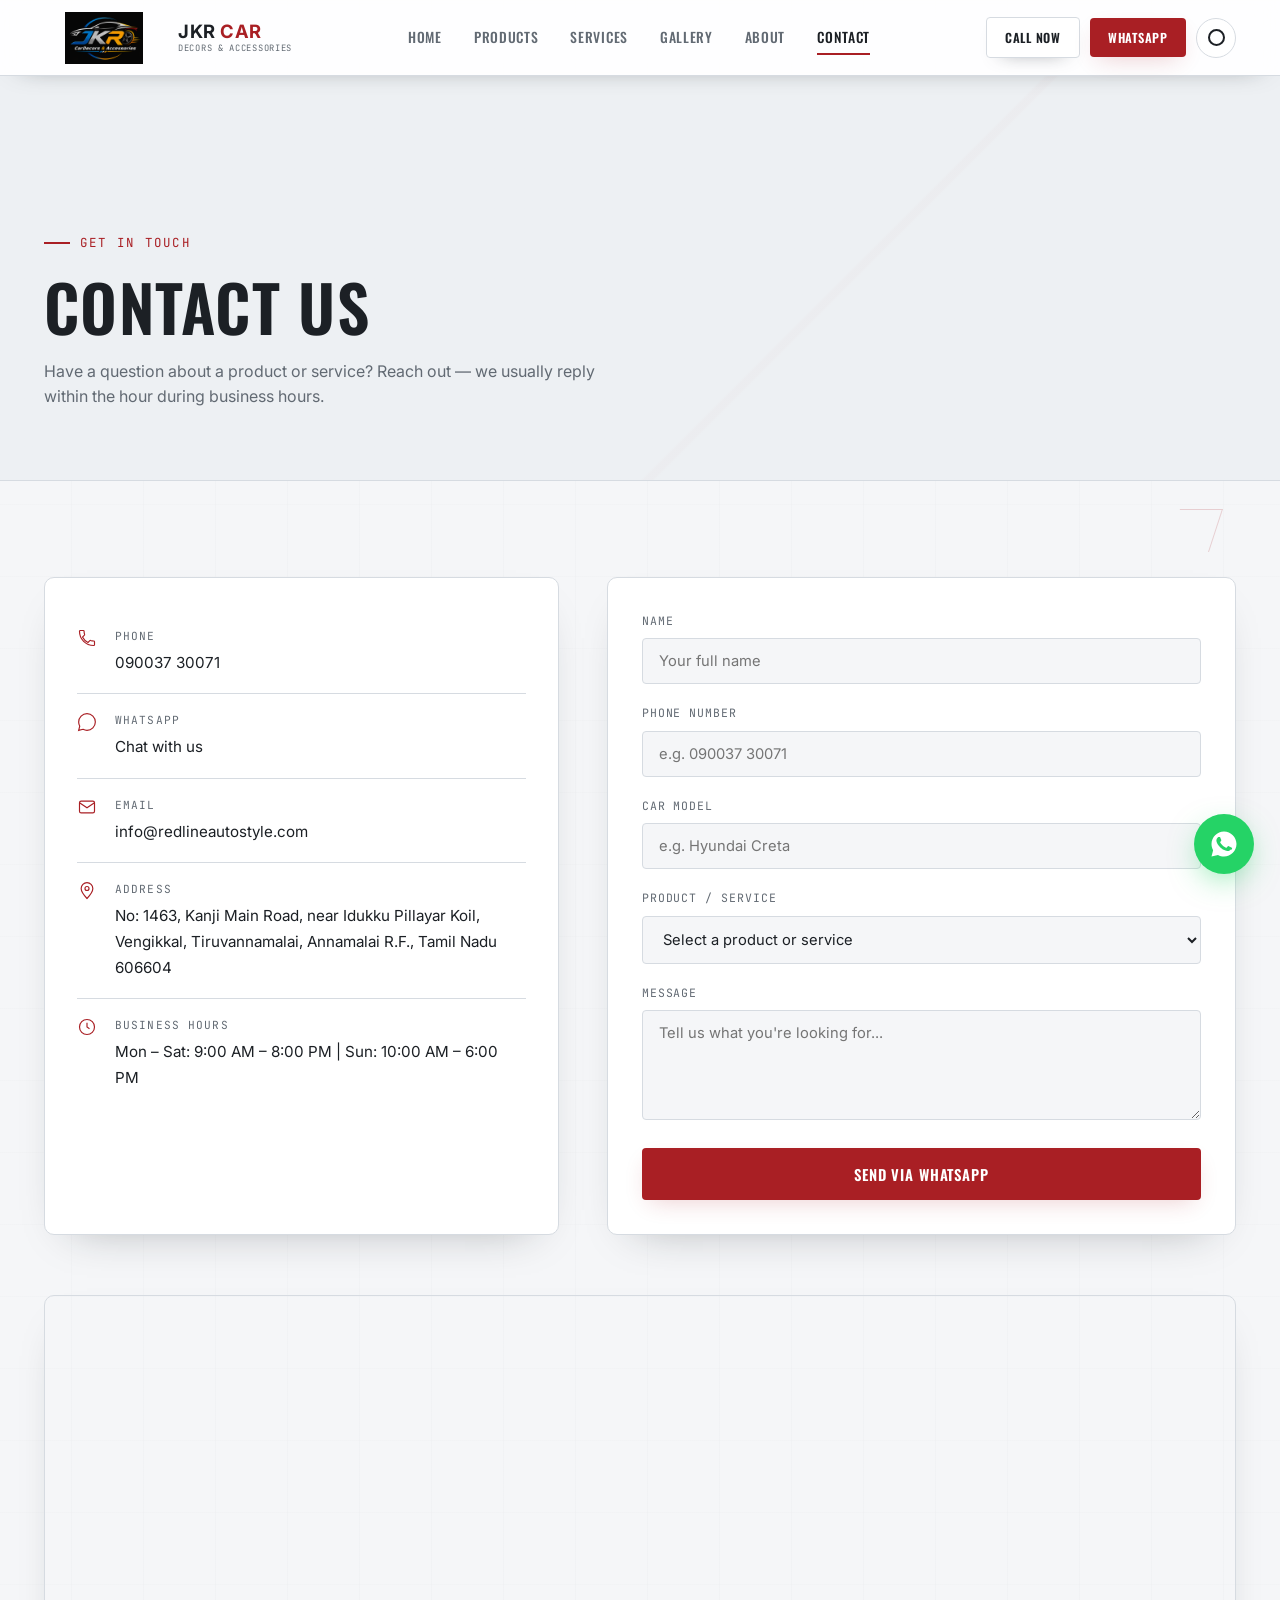
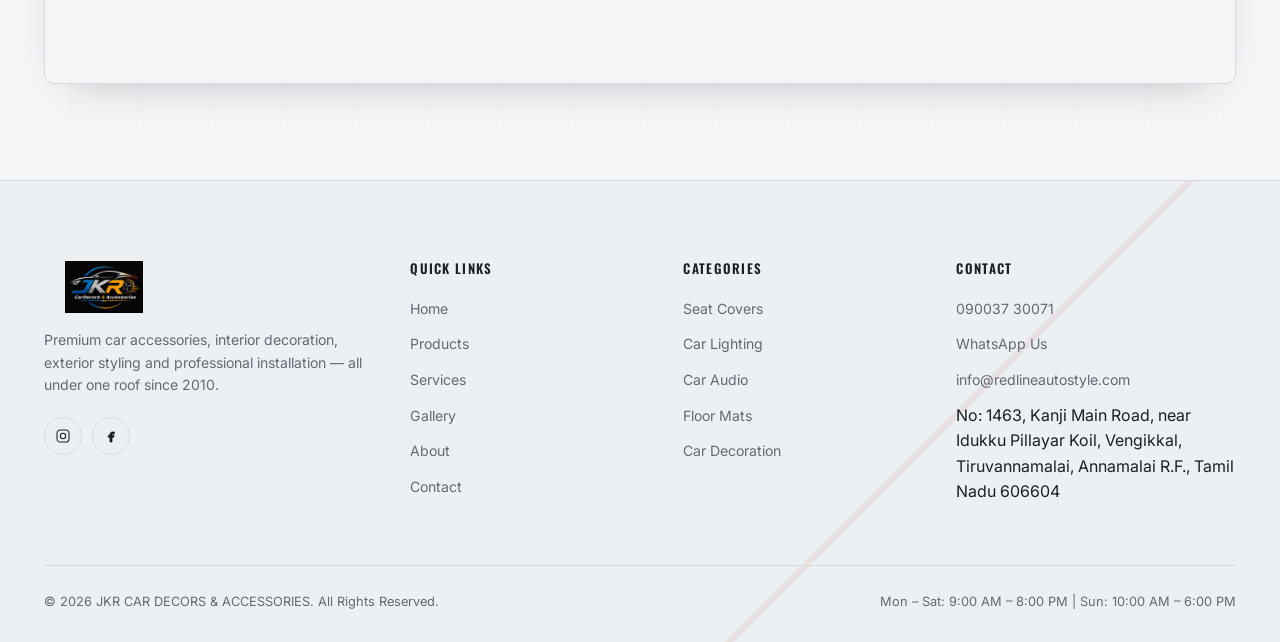
<file: contact.html>
<!DOCTYPE html>
<html lang="en">
<head>
<meta charset="UTF-8">
<meta name="viewport" content="width=device-width, initial-scale=1.0">
<title>Contact Us | JKR Car Decors &amp; Accessories</title>
<link rel="icon" type="image/png" href="assets/jkr2.png">
<meta name="description" content="Get in touch with JKR Car Decors &amp; Accessories — call, WhatsApp or visit us for car accessories, decoration and installation.">
<meta name="keywords" content="contact car accessories shop, car shop phone number, car shop address">
<link rel="preconnect" href="https://fonts.googleapis.com">
<link href="https://fonts.googleapis.com/css2?family=Oswald:wght@500;600;700&family=Inter:wght@400;500;600&family=JetBrains+Mono:wght@400;500&display=swap" rel="stylesheet">
<link rel="stylesheet" href="css/style.css">
</head>
<body>

<header class="navbar">
  <div class="container">
          <img src="assests/jkr2.png" alt="JKR Car Decors & Accessories" class="logo-image">
    <a href="index.html" class="logo"><span class="mark">JKR <span>CAR</span></span><span class="sub">Decors &amp; Accessories</span></a>
    <nav class="nav-links" data-nav-links>
      <a href="index.html">Home</a>
      <a href="products.html">Products</a>
      <a href="services.html">Services</a>
      <a href="gallery.html">Gallery</a>
      <a href="about.html">About</a>
      <a href="contact.html" class="active">Contact</a>
    </nav>
    <div class="nav-actions">
      <a href="#" class="btn btn-outline btn-sm" data-tel-link>Call Now</a>
      <a href="#" class="btn btn-primary btn-sm" data-whatsapp-link="Hi, I'd like to get in touch.">WhatsApp</a>
      <button class="theme-toggle" type="button" data-theme-toggle aria-label="Switch to dark theme" title="Switch theme"><span class="theme-icon" aria-hidden="true"></span></button>
      <button class="hamburger" data-hamburger aria-label="Toggle menu"><span></span><span></span><span></span></button>
    </div>
  </div>
</header>

<section class="page-hero">
  <div class="container">
    <span class="eyebrow">Get In Touch</span>
    <h1>Contact Us</h1>
    <p>Have a question about a product or service? Reach out — we usually reply within the hour during business hours.</p>
  </div>
</section>

<section class="section">
  <div class="container contact-grid">

    <div class="contact-info-card">
      <div class="contact-info-row">
        <span class="icon"><svg width="20" height="20" viewBox="0 0 24 24" fill="none"><path d="M6.6 10.8c1.4 2.8 3.8 5.1 6.6 6.6l2.2-2.2c.3-.3.7-.4 1-.2 1.1.4 2.3.6 3.6.6.6 0 1 .4 1 1V20c0 .6-.4 1-1 1C10.5 21 3 13.5 3 4c0-.6.4-1 1-1h3.5c.6 0 1 .4 1 1 0 1.2.2 2.5.6 3.6.1.4 0 .8-.2 1L6.6 10.8z" stroke="currentColor" stroke-width="1.4" fill="none"/></svg></span>
        <div>
          <div class="label">Phone</div>
          <a class="value" href="#" data-tel-link data-business="phone"></a>
        </div>
      </div>
      <div class="contact-info-row">
        <span class="icon"><svg width="20" height="20" viewBox="0 0 24 24" fill="none"><path d="M12 2C6.5 2 2 6.5 2 12c0 1.8.5 3.5 1.3 5L2 22l5.2-1.3C8.7 21.5 10.3 22 12 22c5.5 0 10-4.5 10-10S17.5 2 12 2z" stroke="currentColor" stroke-width="1.4"/></svg></span>
        <div>
          <div class="label">WhatsApp</div>
          <a class="value" href="#" data-whatsapp-link>Chat with us</a>
        </div>
      </div>
      <div class="contact-info-row">
        <span class="icon"><svg width="20" height="20" viewBox="0 0 24 24" fill="none"><rect x="3" y="5" width="18" height="14" rx="2" stroke="currentColor" stroke-width="1.4"/><path d="M3 7l9 6 9-6" stroke="currentColor" stroke-width="1.4"/></svg></span>
        <div>
          <div class="label">Email</div>
          <a class="value" href="mailto:#" data-business="email"></a>
        </div>
      </div>
      <div class="contact-info-row">
        <span class="icon"><svg width="20" height="20" viewBox="0 0 24 24" fill="none"><path d="M12 21s-7-7.5-7-12a7 7 0 0114 0c0 4.5-7 12-7 12z" stroke="currentColor" stroke-width="1.4"/><circle cx="12" cy="9" r="2.4" stroke="currentColor" stroke-width="1.4"/></svg></span>
        <div>
          <div class="label">Address</div>
          <span class="value" data-business="address"></span>
        </div>
      </div>
      <div class="contact-info-row">
        <span class="icon"><svg width="20" height="20" viewBox="0 0 24 24" fill="none"><circle cx="12" cy="12" r="9" stroke="currentColor" stroke-width="1.4"/><path d="M12 7v5l3 2" stroke="currentColor" stroke-width="1.4"/></svg></span>
        <div>
          <div class="label">Business Hours</div>
          <span class="value" data-business="hours"></span>
        </div>
      </div>
    </div>

    <form class="contact-form" id="contact-form" novalidate>
      <div class="form-row">
        <label for="cf-name">Name</label>
        <input type="text" id="cf-name" name="name" placeholder="Your full name" required>
        <span class="form-error">Please enter your name.</span>
      </div>
      <div class="form-row">
        <label for="cf-phone">Phone Number</label>
        <input type="tel" id="cf-phone" name="phone" placeholder="e.g. 090037 30071" required>
        <span class="form-error">Please enter a valid phone number.</span>
      </div>
      <div class="form-row">
        <label for="cf-car">Car Model</label>
        <input type="text" id="cf-car" name="carModel" placeholder="e.g. Hyundai Creta" required>
        <span class="form-error">Please enter your car model.</span>
      </div>
      <div class="form-row">
        <label for="cf-subject">Product / Service</label>
        <select id="cf-subject" name="subject" required>
          <option value="">Select a product or service</option>
          <option>Seat Covers</option>
          <option>Floor Mats</option>
          <option>LED Lighting</option>
          <option>Car Audio / Android Stereo</option>
          <option>Reverse Camera / Parking Sensor</option>
          <option>Interior Decoration</option>
          <option>Exterior Styling</option>
          <option>Car Detailing</option>
          <option>Other</option>
        </select>
        <span class="form-error">Please select a product or service.</span>
      </div>
      <div class="form-row">
        <label for="cf-message">Message</label>
        <textarea id="cf-message" name="message" placeholder="Tell us what you're looking for..." required></textarea>
        <span class="form-error">Please add a short message.</span>
      </div>
      <button type="submit" class="btn btn-primary btn-block">Send via WhatsApp</button>
      <div class="form-success" id="cf-success">Thanks! Your message has been prepared — send it from the WhatsApp tab that just opened.</div>
    </form>

  </div>

  <div class="container">
    <div class="map-wrap">
      <iframe data-maps-iframe src="" loading="lazy" referrerpolicy="no-referrer-when-downgrade" title="Shop location map"></iframe>
    </div>
  </div>
</section>

<footer class="footer">
  <div class="container">
    <div class="footer-grid">
      <div>
<img src="assests/jkr2.png" alt="JKR Car Decors & Accessories" class="logo-image">
    <a href="index.html" class="logo"><span class="mark">JKR <span>CAR</span></span><span class="sub">Decors &amp; Accessories</span></a>        <p style="margin-top:16px;">Premium car accessories, interior decoration, exterior styling and professional installation — all under one roof since 2010.</p>
        <div class="footer-socials">
          <a href="https://www.instagram.com/jkrcardecors/" data-instagram-link target="_blank" rel="noopener" aria-label="Instagram"><svg width="16" height="16" viewBox="0 0 24 24" fill="none"><rect x="3" y="3" width="18" height="18" rx="5" stroke="currentColor" stroke-width="1.6"/><circle cx="12" cy="12" r="4" stroke="currentColor" stroke-width="1.6"/></svg></a>
          <a href="#" data-facebook-link target="_blank" rel="noopener" aria-label="Facebook"><svg width="16" height="16" viewBox="0 0 24 24" fill="none"><path d="M14 9h3V6h-3c-2 0-3.5 1.5-3.5 3.5V11H8v3h2.5v7h3v-7H16l.5-3h-3V9.5c0-.3.2-.5.5-.5z" stroke="currentColor" stroke-width="1.2" fill="currentColor"/></svg></a>
        </div>
      </div>
      <div>
        <h4>Quick Links</h4>
        <ul>
          <li><a href="index.html">Home</a></li>
          <li><a href="products.html">Products</a></li>
          <li><a href="services.html">Services</a></li>
          <li><a href="gallery.html">Gallery</a></li>
          <li><a href="about.html">About</a></li>
          <li><a href="contact.html">Contact</a></li>
        </ul>
      </div>
      <div>
        <h4>Categories</h4>
        <ul>
          <li><a href="products.html">Seat Covers</a></li>
          <li><a href="products.html">Car Lighting</a></li>
          <li><a href="products.html">Car Audio</a></li>
          <li><a href="products.html">Floor Mats</a></li>
          <li><a href="products.html">Car Decoration</a></li>
        </ul>
      </div>
      <div>
        <h4>Contact</h4>
        <ul>
          <li><a href="#" data-tel-link data-business="phone"></a></li>
          <li><a href="#" data-whatsapp-link>WhatsApp Us</a></li>
          <li><a href="mailto:#" data-business="email"></a></li>
          <li><span data-business="address"></span></li>
        </ul>
      </div>
    </div>
    <div class="footer-bottom">
      <span>&copy; 2026 <span data-business="shopName"></span>. All Rights Reserved.</span>
      <span data-business="hours"></span>
    </div>
  </div>
</footer>

<a href="#" class="float-whatsapp" aria-label="Chat on WhatsApp">
  <svg viewBox="0 0 24 24"><path d="M12 2C6.5 2 2 6.5 2 12c0 1.8.5 3.5 1.3 5L2 22l5.2-1.3C8.7 21.5 10.3 22 12 22c5.5 0 10-4.5 10-10S17.5 2 12 2zm5.6 14.2c-.2.6-1.3 1.2-1.9 1.3-.5.1-1.1.1-1.8-.1-.4-.1-1-.3-1.7-.6-3-1.3-4.9-4.3-5.1-4.5-.1-.2-1.2-1.6-1.2-3.1s.8-2.2 1.1-2.5c.3-.3.6-.4.8-.4h.6c.2 0 .4 0 .6.5.2.5.7 1.8.8 1.9.1.2.1.3 0 .5-.1.2-.1.3-.3.5l-.4.5c-.1.2-.3.3-.1.6.2.3.9 1.5 1.9 2.4 1.3 1.2 2.4 1.5 2.7 1.7.3.2.5.1.6-.1l.9-1c.2-.3.4-.2.7-.1.3.1 1.7.8 2 1 .3.1.5.2.6.3.1.2.1.9-.1 1.5z" fill="white"/></svg>
</a>
<a href="#" class="float-call" aria-label="Call us">
  <svg viewBox="0 0 24 24"><path d="M6.6 10.8c1.4 2.8 3.8 5.1 6.6 6.6l2.2-2.2c.3-.3.7-.4 1-.2 1.1.4 2.3.6 3.6.6.6 0 1 .4 1 1V20c0 .6-.4 1-1 1C10.5 21 3 13.5 3 4c0-.6.4-1 1-1h3.5c.6 0 1 .4 1 1 0 1.2.2 2.5.6 3.6.1.4 0 .8-.2 1L6.6 10.8z" fill="white"/></svg>
</a>

<script src="js/config.js"></script>
<script src="js/products.js"></script>
<script src="js/main.js"></script>
</body>
</html>
</file>
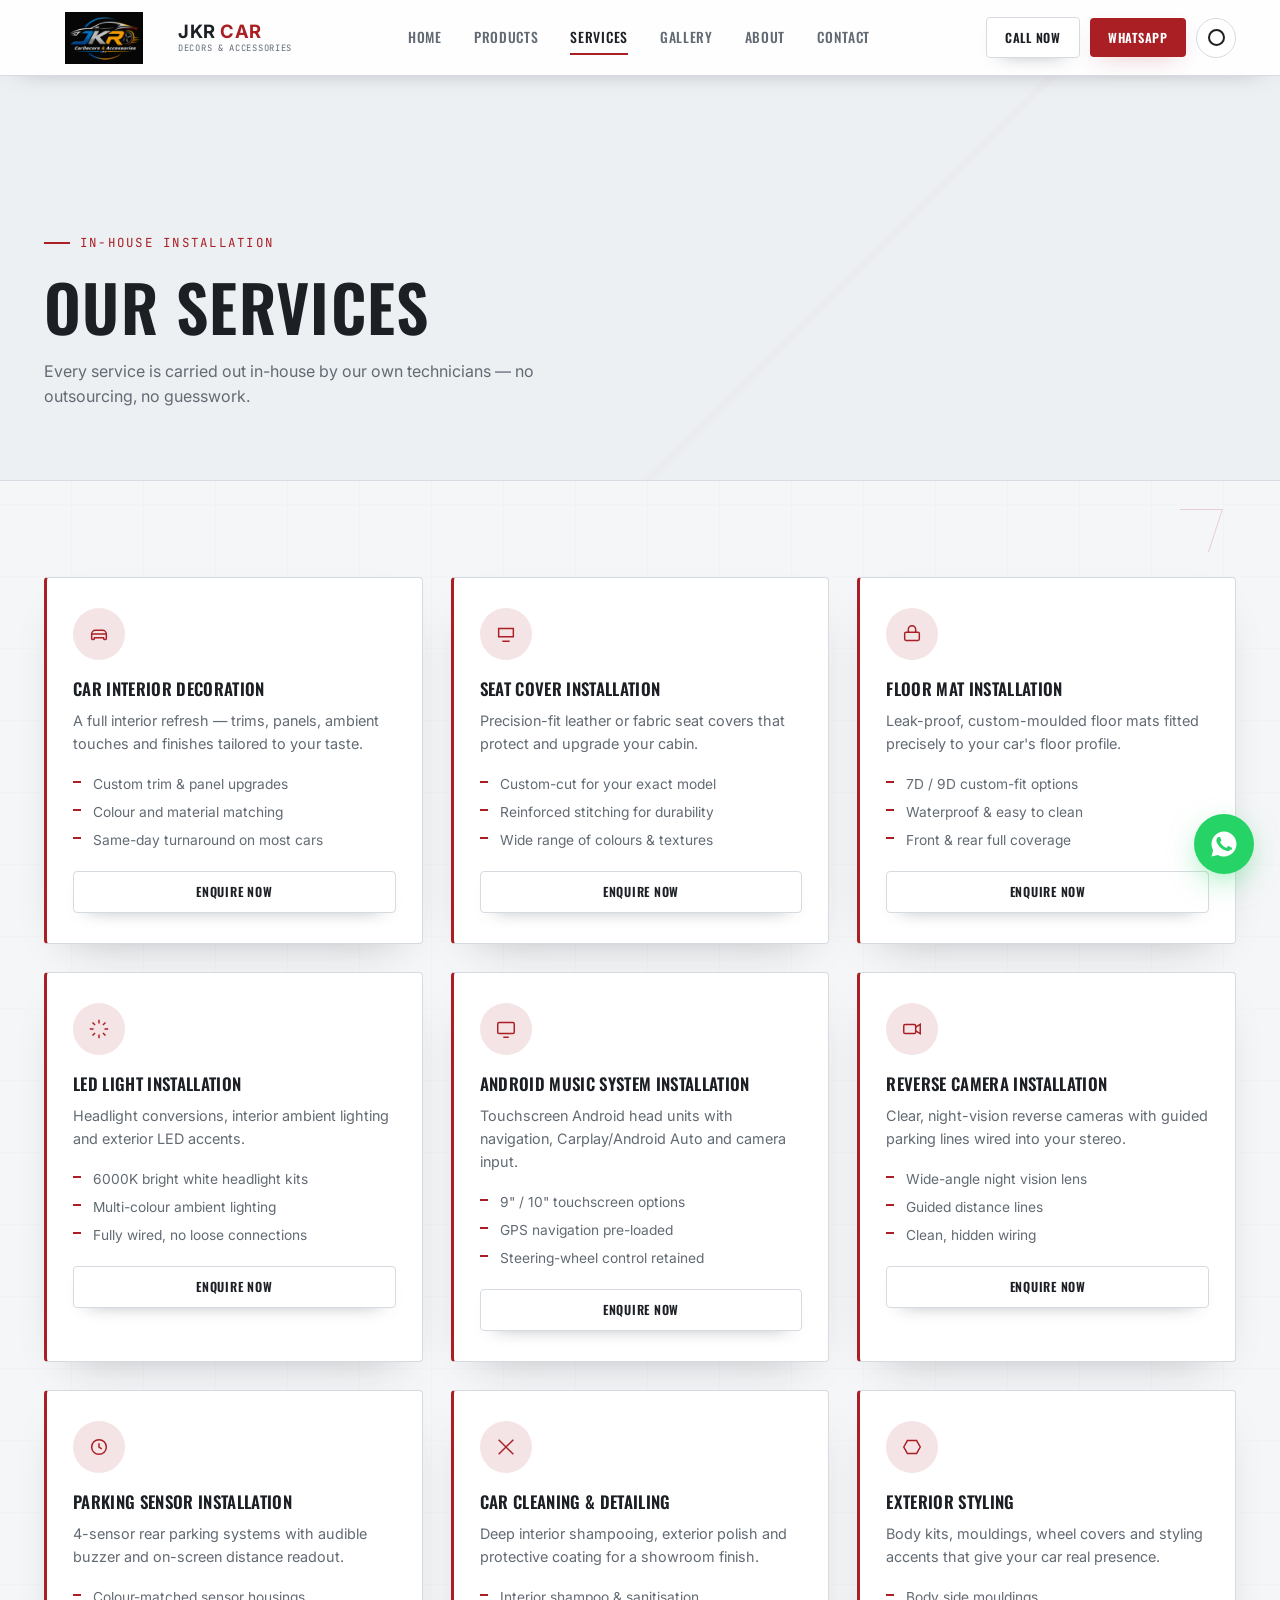
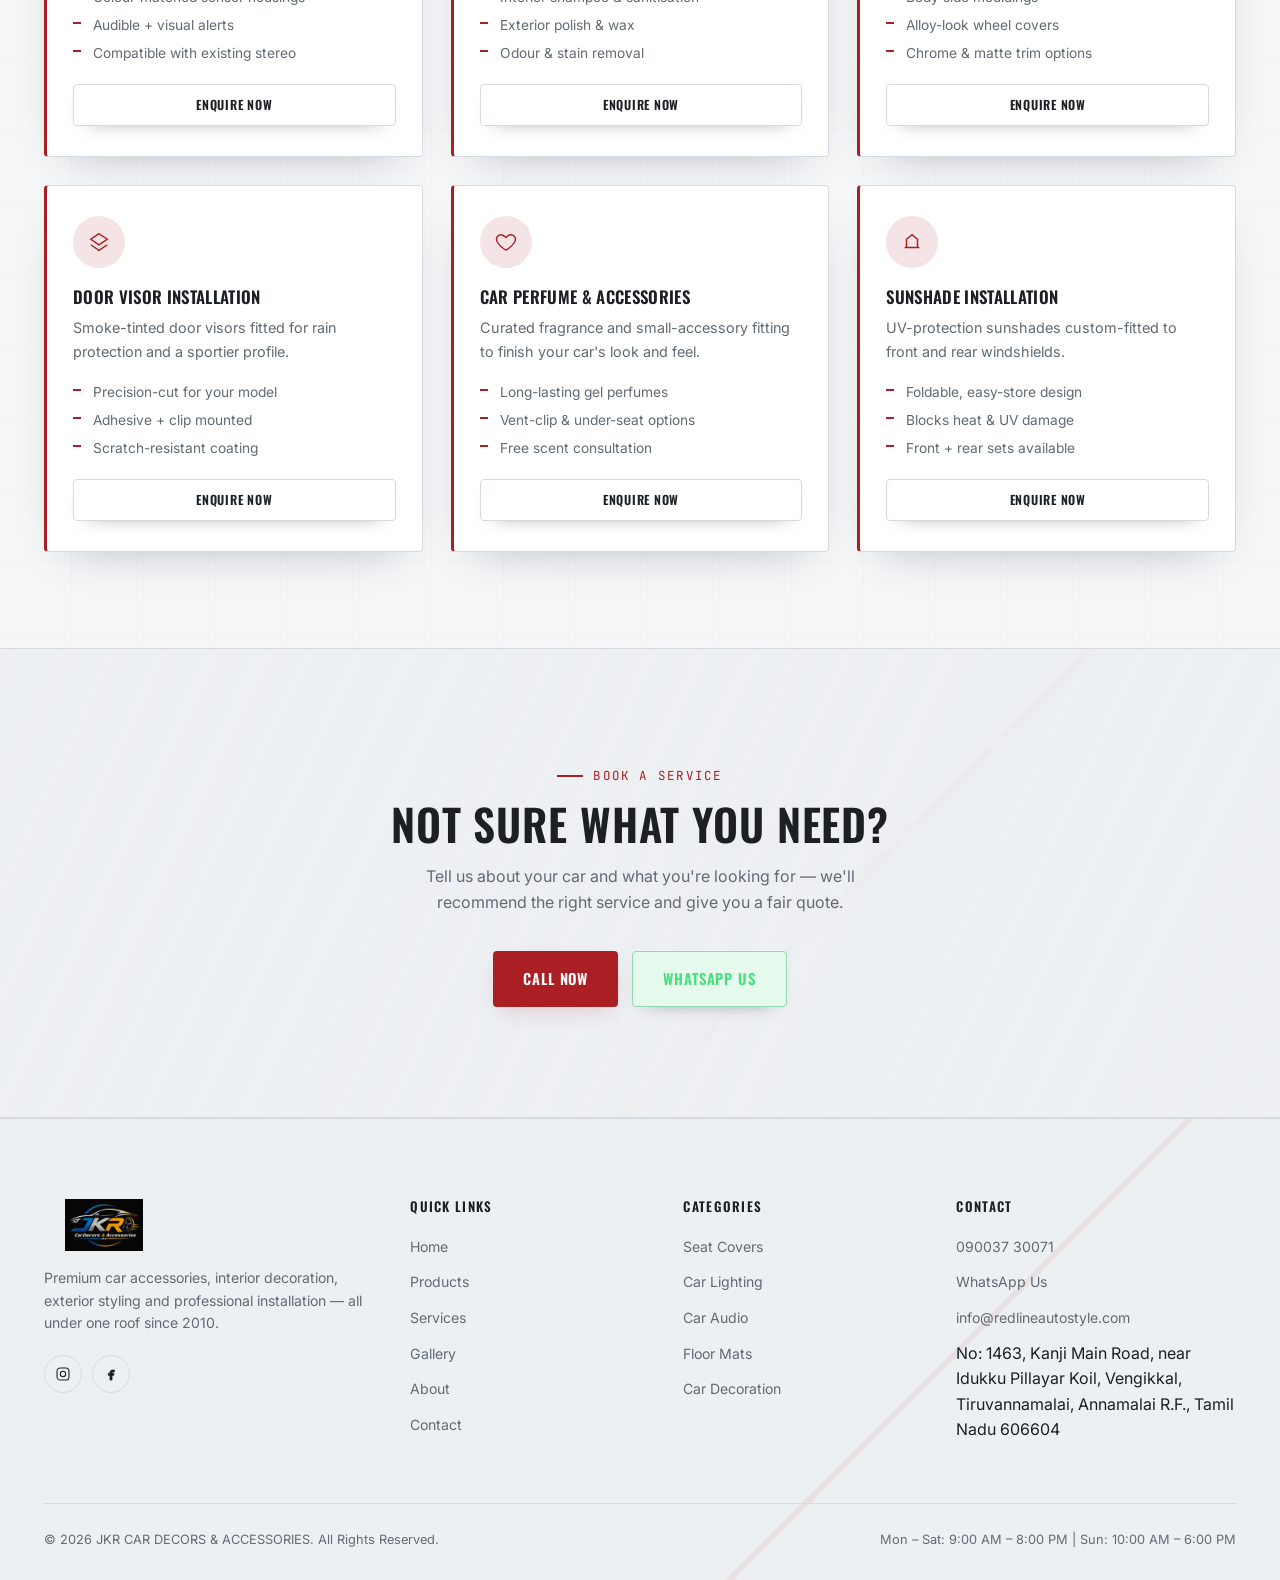
<file: services.html>
<!DOCTYPE html>
<html lang="en">
<head>
<meta charset="UTF-8">
<meta name="viewport" content="width=device-width, initial-scale=1.0">
<title>Services | JKR Car Decors &amp; Accessories</title>
<link rel="icon" type="image/png" href="assests/jkr2.png">
<meta name="description" content="Professional car accessory installation services — interior decoration, seat covers, LED lighting, audio systems, cameras, detailing and more.">
<meta name="keywords" content="car installation services, LED light installation, seat cover installation, car detailing">
<link rel="preconnect" href="https://fonts.googleapis.com">
<link href="https://fonts.googleapis.com/css2?family=Oswald:wght@500;600;700&family=Inter:wght@400;500;600&family=JetBrains+Mono:wght@400;500&display=swap" rel="stylesheet">
<link rel="stylesheet" href="css/style.css">
</head>
<body>

<header class="navbar">
  <div class="container">
    <img src="assests/jkr2.png" alt="JKR Car Decors & Accessories" class="logo-image">
    <a href="index.html" class="logo"><span class="mark">JKR <span>CAR</span></span><span class="sub">Decors &amp; Accessories</span></a>
    <nav class="nav-links" data-nav-links>
      <a href="index.html">Home</a>
      <a href="products.html">Products</a>
      <a href="services.html"  class="active">Services</a>
      <a href="gallery.html">Gallery</a>
      <a href="about.html">About</a>
      <a href="contact.html" >Contact</a>
    </nav>
    <div class="nav-actions">
      <a href="#" class="btn btn-outline btn-sm" data-tel-link>Call Now</a>
      <a href="#" class="btn btn-primary btn-sm" data-whatsapp-link="Hi, I'd like to get in touch.">WhatsApp</a>
      <button class="theme-toggle" type="button" data-theme-toggle aria-label="Switch to dark theme" title="Switch theme"><span class="theme-icon" aria-hidden="true"></span></button>
      <button class="hamburger" data-hamburger aria-label="Toggle menu"><span></span><span></span><span></span></button>
    </div>
  </div>
</header>

<section class="page-hero">
  <div class="container">
    <span class="eyebrow">In-House Installation</span>
    <h1>Our Services</h1>
    <p>Every service is carried out in-house by our own technicians — no outsourcing, no guesswork.</p>
  </div>
</section>

<section class="section">
  <div class="container grid grid-3" id="services-grid">

    <div class="service-card reveal">
      <div class="icon"><svg width="22" height="22" viewBox="0 0 24 24" fill="none"><path d="M4 12h16M4 12a4 4 0 014-4h8a4 4 0 014 4M4 12v5a1 1 0 001 1h1a1 1 0 001-1v-1h10v1a1 1 0 001 1h1a1 1 0 001-1v-5" stroke="currentColor" stroke-width="1.6"/></svg></div>
      <h3>Car Interior Decoration</h3>
      <p>A full interior refresh — trims, panels, ambient touches and finishes tailored to your taste.</p>
      <ul>
        <li>Custom trim &amp; panel upgrades</li>
        <li>Colour and material matching</li>
        <li>Same-day turnaround on most cars</li>
      </ul>
      <a href="#" class="btn btn-outline btn-sm btn-block" data-whatsapp-link="Hi, I'd like to enquire about Car Interior Decoration.">Enquire Now</a>
    </div>

    <div class="service-card reveal">
      <div class="icon"><svg width="22" height="22" viewBox="0 0 24 24" fill="none"><path d="M4 6h16v9H4zM8 20h8" stroke="currentColor" stroke-width="1.6"/></svg></div>
      <h3>Seat Cover Installation</h3>
      <p>Precision-fit leather or fabric seat covers that protect and upgrade your cabin.</p>
      <ul>
        <li>Custom-cut for your exact model</li>
        <li>Reinforced stitching for durability</li>
        <li>Wide range of colours &amp; textures</li>
      </ul>
      <a href="#" class="btn btn-outline btn-sm btn-block" data-whatsapp-link="Hi, I'd like to enquire about Seat Cover Installation.">Enquire Now</a>
    </div>

    <div class="service-card reveal">
      <div class="icon"><svg width="22" height="22" viewBox="0 0 24 24" fill="none"><rect x="4" y="10" width="16" height="9" rx="1.5" stroke="currentColor" stroke-width="1.6"/><path d="M8 10V7a4 4 0 018 0v3" stroke="currentColor" stroke-width="1.6"/></svg></div>
      <h3>Floor Mat Installation</h3>
      <p>Leak-proof, custom-moulded floor mats fitted precisely to your car's floor profile.</p>
      <ul>
        <li>7D / 9D custom-fit options</li>
        <li>Waterproof &amp; easy to clean</li>
        <li>Front &amp; rear full coverage</li>
      </ul>
      <a href="#" class="btn btn-outline btn-sm btn-block" data-whatsapp-link="Hi, I'd like to enquire about Floor Mat Installation.">Enquire Now</a>
    </div>

    <div class="service-card reveal">
      <div class="icon"><svg width="22" height="22" viewBox="0 0 24 24" fill="none"><path d="M12 2v4M12 18v4M4.9 4.9l2.8 2.8M16.3 16.3l2.8 2.8M2 12h4M18 12h4M4.9 19.1l2.8-2.8M16.3 7.7l2.8-2.8" stroke="currentColor" stroke-width="1.6"/></svg></div>
      <h3>LED Light Installation</h3>
      <p>Headlight conversions, interior ambient lighting and exterior LED accents.</p>
      <ul>
        <li>6000K bright white headlight kits</li>
        <li>Multi-colour ambient lighting</li>
        <li>Fully wired, no loose connections</li>
      </ul>
      <a href="#" class="btn btn-outline btn-sm btn-block" data-whatsapp-link="Hi, I'd like to enquire about LED Light Installation.">Enquire Now</a>
    </div>

    <div class="service-card reveal">
      <div class="icon"><svg width="22" height="22" viewBox="0 0 24 24" fill="none"><rect x="3" y="5" width="18" height="12" rx="1.5" stroke="currentColor" stroke-width="1.6"/><path d="M9 21h6" stroke="currentColor" stroke-width="1.6"/></svg></div>
      <h3>Android Music System Installation</h3>
      <p>Touchscreen Android head units with navigation, Carplay/Android Auto and camera input.</p>
      <ul>
        <li>9" / 10" touchscreen options</li>
        <li>GPS navigation pre-loaded</li>
        <li>Steering-wheel control retained</li>
      </ul>
      <a href="#" class="btn btn-outline btn-sm btn-block" data-whatsapp-link="Hi, I'd like to enquire about Android Music System Installation.">Enquire Now</a>
    </div>

    <div class="service-card reveal">
      <div class="icon"><svg width="22" height="22" viewBox="0 0 24 24" fill="none"><rect x="3" y="7" width="13" height="10" rx="1.5" stroke="currentColor" stroke-width="1.6"/><path d="M16 10l5-3v10l-5-3" stroke="currentColor" stroke-width="1.6"/></svg></div>
      <h3>Reverse Camera Installation</h3>
      <p>Clear, night-vision reverse cameras with guided parking lines wired into your stereo.</p>
      <ul>
        <li>Wide-angle night vision lens</li>
        <li>Guided distance lines</li>
        <li>Clean, hidden wiring</li>
      </ul>
      <a href="#" class="btn btn-outline btn-sm btn-block" data-whatsapp-link="Hi, I'd like to enquire about Reverse Camera Installation.">Enquire Now</a>
    </div>

    <div class="service-card reveal">
      <div class="icon"><svg width="22" height="22" viewBox="0 0 24 24" fill="none"><circle cx="12" cy="12" r="8" stroke="currentColor" stroke-width="1.6"/><path d="M12 8v4l3 2" stroke="currentColor" stroke-width="1.6"/></svg></div>
      <h3>Parking Sensor Installation</h3>
      <p>4-sensor rear parking systems with audible buzzer and on-screen distance readout.</p>
      <ul>
        <li>Colour-matched sensor housings</li>
        <li>Audible + visual alerts</li>
        <li>Compatible with existing stereo</li>
      </ul>
      <a href="#" class="btn btn-outline btn-sm btn-block" data-whatsapp-link="Hi, I'd like to enquire about Parking Sensor Installation.">Enquire Now</a>
    </div>

    <div class="service-card reveal">
      <div class="icon"><svg width="22" height="22" viewBox="0 0 24 24" fill="none"><path d="M4 4l16 16M20 4L4 20" stroke="currentColor" stroke-width="1.6"/></svg></div>
      <h3>Car Cleaning &amp; Detailing</h3>
      <p>Deep interior shampooing, exterior polish and protective coating for a showroom finish.</p>
      <ul>
        <li>Interior shampoo &amp; sanitisation</li>
        <li>Exterior polish &amp; wax</li>
        <li>Odour &amp; stain removal</li>
      </ul>
      <a href="#" class="btn btn-outline btn-sm btn-block" data-whatsapp-link="Hi, I'd like to enquire about Car Cleaning & Detailing.">Enquire Now</a>
    </div>

    <div class="service-card reveal">
      <div class="icon"><svg width="22" height="22" viewBox="0 0 24 24" fill="none"><path d="M3 12l4-7h10l4 7-4 7H7l-4-7z" stroke="currentColor" stroke-width="1.6"/></svg></div>
      <h3>Exterior Styling</h3>
      <p>Body kits, mouldings, wheel covers and styling accents that give your car real presence.</p>
      <ul>
        <li>Body side mouldings</li>
        <li>Alloy-look wheel covers</li>
        <li>Chrome &amp; matte trim options</li>
      </ul>
      <a href="#" class="btn btn-outline btn-sm btn-block" data-whatsapp-link="Hi, I'd like to enquire about Exterior Styling.">Enquire Now</a>
    </div>

    <div class="service-card reveal">
      <div class="icon"><svg width="22" height="22" viewBox="0 0 24 24" fill="none"><path d="M12 3l9 6-9 6-9-6 9-6zM3 15l9 6 9-6" stroke="currentColor" stroke-width="1.6"/></svg></div>
      <h3>Door Visor Installation</h3>
      <p>Smoke-tinted door visors fitted for rain protection and a sportier profile.</p>
      <ul>
        <li>Precision-cut for your model</li>
        <li>Adhesive + clip mounted</li>
        <li>Scratch-resistant coating</li>
      </ul>
      <a href="#" class="btn btn-outline btn-sm btn-block" data-whatsapp-link="Hi, I'd like to enquire about Door Visor Installation.">Enquire Now</a>
    </div>

    <div class="service-card reveal">
      <div class="icon"><svg width="22" height="22" viewBox="0 0 24 24" fill="none"><path d="M12 21s-7-4.5-9.5-9C.5 8 2.5 4 6.5 4c2 0 3.5 1 5.5 3 2-2 3.5-3 5.5-3 4 0 6 4 4 8-2.5 4.5-9.5 9-9.5 9z" stroke="currentColor" stroke-width="1.6"/></svg></div>
      <h3>Car Perfume &amp; Accessories</h3>
      <p>Curated fragrance and small-accessory fitting to finish your car's look and feel.</p>
      <ul>
        <li>Long-lasting gel perfumes</li>
        <li>Vent-clip &amp; under-seat options</li>
        <li>Free scent consultation</li>
      </ul>
      <a href="#" class="btn btn-outline btn-sm btn-block" data-whatsapp-link="Hi, I'd like to enquire about Car Perfume & Accessories.">Enquire Now</a>
    </div>

    <div class="service-card reveal">
      <div class="icon"><svg width="22" height="22" viewBox="0 0 24 24" fill="none"><path d="M4 18h16M6 18V9l6-5 6 5v9" stroke="currentColor" stroke-width="1.6"/></svg></div>
      <h3>Sunshade Installation</h3>
      <p>UV-protection sunshades custom-fitted to front and rear windshields.</p>
      <ul>
        <li>Foldable, easy-store design</li>
        <li>Blocks heat &amp; UV damage</li>
        <li>Front + rear sets available</li>
      </ul>
      <a href="#" class="btn btn-outline btn-sm btn-block" data-whatsapp-link="Hi, I'd like to enquire about Sunshade Installation.">Enquire Now</a>
    </div>

  </div>
</section>

<section class="final-cta">
  <div class="container">
    <span class="eyebrow" style="justify-content:center;">Book A Service</span>
    <h2>Not Sure What You Need?</h2>
    <p>Tell us about your car and what you're looking for — we'll recommend the right service and give you a fair quote.</p>
    <div class="hero-actions">
      <a href="#" class="btn btn-primary" data-tel-link>Call Now</a>
      <a href="#" class="btn btn-whatsapp" data-whatsapp-link="Hi, I'm not sure which service I need — can you help?">WhatsApp Us</a>
    </div>
  </div>
</section>

<footer class="footer">
  <div class="container">
    <div class="footer-grid">
      <div>
<img src="assests/jkr2.png" alt="JKR Car Decors & Accessories" class="logo-image">
    <a href="index.html" class="logo"><span class="mark">JKR <span>CAR</span></span><span class="sub">Decors &amp; Accessories</span></a>        <p style="margin-top:16px;">Premium car accessories, interior decoration, exterior styling and professional installation — all under one roof since 2010.</p>
        <div class="footer-socials">
          <a href="#" data-instagram-link target="_blank" rel="noopener" aria-label="Instagram"><svg width="16" height="16" viewBox="0 0 24 24" fill="none"><rect x="3" y="3" width="18" height="18" rx="5" stroke="currentColor" stroke-width="1.6"/><circle cx="12" cy="12" r="4" stroke="currentColor" stroke-width="1.6"/></svg></a>
          <a href="#" data-facebook-link target="_blank" rel="noopener" aria-label="Facebook"><svg width="16" height="16" viewBox="0 0 24 24" fill="none"><path d="M14 9h3V6h-3c-2 0-3.5 1.5-3.5 3.5V11H8v3h2.5v7h3v-7H16l.5-3h-3V9.5c0-.3.2-.5.5-.5z" stroke="currentColor" stroke-width="1.2" fill="currentColor"/></svg></a>
        </div>
      </div>
      <div>
        <h4>Quick Links</h4>
        <ul>
          <li><a href="index.html">Home</a></li>
          <li><a href="products.html">Products</a></li>
          <li><a href="services.html">Services</a></li>
          <li><a href="gallery.html">Gallery</a></li>
          <li><a href="about.html">About</a></li>
          <li><a href="contact.html">Contact</a></li>
        </ul>
      </div>
      <div>
        <h4>Categories</h4>
        <ul>
          <li><a href="products.html">Seat Covers</a></li>
          <li><a href="products.html">Car Lighting</a></li>
          <li><a href="products.html">Car Audio</a></li>
          <li><a href="products.html">Floor Mats</a></li>
          <li><a href="products.html">Car Decoration</a></li>
        </ul>
      </div>
      <div>
        <h4>Contact</h4>
        <ul>
          <li><a href="#" data-tel-link data-business="phone"></a></li>
          <li><a href="#" data-whatsapp-link>WhatsApp Us</a></li>
          <li><a href="mailto:#" data-business="email"></a></li>
          <li><span data-business="address"></span></li>
        </ul>
      </div>
    </div>
    <div class="footer-bottom">
      <span>&copy; 2026 <span data-business="shopName"></span>. All Rights Reserved.</span>
      <span data-business="hours"></span>
    </div>
  </div>
</footer>

<a href="#" class="float-whatsapp" aria-label="Chat on WhatsApp">
  <svg viewBox="0 0 24 24"><path d="M12 2C6.5 2 2 6.5 2 12c0 1.8.5 3.5 1.3 5L2 22l5.2-1.3C8.7 21.5 10.3 22 12 22c5.5 0 10-4.5 10-10S17.5 2 12 2zm5.6 14.2c-.2.6-1.3 1.2-1.9 1.3-.5.1-1.1.1-1.8-.1-.4-.1-1-.3-1.7-.6-3-1.3-4.9-4.3-5.1-4.5-.1-.2-1.2-1.6-1.2-3.1s.8-2.2 1.1-2.5c.3-.3.6-.4.8-.4h.6c.2 0 .4 0 .6.5.2.5.7 1.8.8 1.9.1.2.1.3 0 .5-.1.2-.1.3-.3.5l-.4.5c-.1.2-.3.3-.1.6.2.3.9 1.5 1.9 2.4 1.3 1.2 2.4 1.5 2.7 1.7.3.2.5.1.6-.1l.9-1c.2-.3.4-.2.7-.1.3.1 1.7.8 2 1 .3.1.5.2.6.3.1.2.1.9-.1 1.5z" fill="white"/></svg>
</a>
<a href="#" class="float-call" aria-label="Call us">
  <svg viewBox="0 0 24 24"><path d="M6.6 10.8c1.4 2.8 3.8 5.1 6.6 6.6l2.2-2.2c.3-.3.7-.4 1-.2 1.1.4 2.3.6 3.6.6.6 0 1 .4 1 1V20c0 .6-.4 1-1 1C10.5 21 3 13.5 3 4c0-.6.4-1 1-1h3.5c.6 0 1 .4 1 1 0 1.2.2 2.5.6 3.6.1.4 0 .8-.2 1L6.6 10.8z" fill="white"/></svg>
</a>

<script src="js/config.js"></script>
<script src="js/products.js"></script>
<script src="js/main.js"></script>
</body>
</html>
</file>
<file: css/style.css>
/* ============================================================
   JKR CAR DECORS & ACCESSORIES — MASTER STYLESHEET
   ------------------------------------------------------------
   1. Design tokens
   2. Reset & base
   3. Typography
   4. Layout helpers / container
   5. Buttons
   6. Navbar
   7. Hero
   8. Racing-stripe divider
   9. Trust / feature cards
   10. Section headings
   11. Product cards + grid
   12. Product filter bar
   13. Product modal
   14. Service cards
   15. Why-choose-us
   16. Testimonials
   17. Gallery
   18. Lightbox
   19. Stats
   20. Contact page
   21. Footer
   22. Floating WhatsApp / call
   23. Utilities
   24. Responsive
============================================================ */


/* ============================================================
   1. DESIGN TOKENS
============================================================ */

:root {

  /* Color */

  --bg: #f5f6f8;
  --bg-alt: #edf0f3;

  --surface: #ffffff;
  --surface-2: #e6e9ed;

  --border: #d6dbe1;
  --border-strong: #c5cbd3;

  --red: #a91f24;
  --red-dark: #78161a;
  --red-light: #c52a31;

  --red-soft: rgba(169, 31, 36, 0.08);
  --red-glow: rgba(169, 31, 36, 0.24);

  --gold: #a47816;

  --text: #1c2025;
  --text-muted: #626a73;

  --white: #ffffff;

  --nav-bg: rgba(255, 255, 255, 0.88);

  --shadow:
    0 18px 44px -28px rgba(24, 31, 38, 0.38);

  --shadow-hover:
    0 24px 54px -26px rgba(24, 31, 38, 0.48);


  /* Type */

  --font-display: "Oswald", "Arial Narrow", sans-serif;
  --font-body: "Inter", -apple-system, BlinkMacSystemFont, sans-serif;
  --font-mono: "JetBrains Mono", "Courier New", monospace;


  /* Layout */

  --container-w: 1240px;

  --radius-sm: 4px;
  --radius-md: 10px;
  --radius-lg: 18px;

  --nav-h: 76px;


  /* Motion */

  --ease: cubic-bezier(0.4, 0, 0.2, 1);
}


/* ============================================================
   DARK THEME
============================================================ */

[data-theme="dark"] {

  --bg: #080a0d;
  --bg-alt: #101317;

  --surface: #171b20;
  --surface-2: #20262c;

  --border: #30383f;
  --border-strong: #3a444e;

  --red: #d52b31;
  --red-dark: #a51f25;
  --red-light: #e43a42;

  --red-soft: rgba(213, 43, 49, 0.1);
  --red-glow: rgba(213, 43, 49, 0.34);

  --gold: #d4af37;

  --text: #f4f5f6;
  --text-muted: #9ba4ad;

  --nav-bg: rgba(8, 10, 13, 0.88);

  --shadow:
    0 18px 44px -28px rgba(0, 0, 0, 0.72);

  --shadow-hover:
    0 24px 54px -24px rgba(0, 0, 0, 0.88);
}


/* ============================================================
   2. RESET & BASE
============================================================ */

* {
  margin: 0;
  padding: 0;
  box-sizing: border-box;
}

html {
  scroll-behavior: smooth;
  color-scheme: light;
}

html[data-theme="dark"] {
  color-scheme: dark;
}

body {
  background: var(--bg);
  color: var(--text);

  font-family: var(--font-body);
  line-height: 1.6;

  -webkit-font-smoothing: antialiased;

  overflow-x: hidden;
}

body {
  background:
    radial-gradient(
      circle at 10% 0%,
      var(--red-soft),
      transparent 28%
    ),
    var(--bg);
}

img {
  max-width: 100%;
  display: block;
}

a {
  color: inherit;
  text-decoration: none;
}

ul {
  list-style: none;
}

button {
  font-family: inherit;
  cursor: pointer;
  border: none;
  background: none;
  color: inherit;
}

input,
textarea,
select {
  font-family: inherit;
}

:focus-visible {
  outline: 2px solid var(--red);
  outline-offset: 3px;
}


/* ============================================================
   3. TYPOGRAPHY
============================================================ */

h1,
h2,
h3,
h4 {
  font-family: var(--font-display);
  font-weight: 600;

  text-transform: uppercase;
  letter-spacing: 0.02em;

  line-height: 1.12;
}

h1 {
  font-size: clamp(2.4rem, 5vw, 4.4rem);
}

h2 {
  font-size: clamp(1.9rem, 3.4vw, 2.8rem);
}

h3 {
  font-size: clamp(1.2rem, 2vw, 1.5rem);
}

p {
  color: var(--text-muted);
}

.eyebrow {
  font-family: var(--font-mono);

  font-size: 0.78rem;
  letter-spacing: 0.18em;

  text-transform: uppercase;

  color: var(--red);

  display: inline-flex;
  align-items: center;

  gap: 10px;

  margin-bottom: 14px;
}

.eyebrow::before {
  content: "";

  width: 26px;
  height: 2px;

  background: var(--red);

  display: inline-block;
}


/* ============================================================
   4. LAYOUT HELPERS
============================================================ */

.container {
  max-width: var(--container-w);

  margin-inline: auto;

  padding-inline: 24px;
}

.section {
  padding: 96px 0;
}

.section-alt {
  background: var(--bg-alt);
}

.section-head {
  max-width: 640px;

  margin-bottom: 52px;
}

.section-head.center {
  margin-inline: auto;
  text-align: center;
}

.section-head h2::after {
  content: "";

  display: block;

  width: 54px;
  height: 3px;

  margin-top: 16px;

  background:
    linear-gradient(
      90deg,
      var(--red),
      transparent
    );
}

.section-head.center h2::after {
  margin-inline: auto;
}

.grid {
  display: grid;
  gap: 28px;
}

.grid-2 {
  grid-template-columns: repeat(2, 1fr);
}

.grid-3 {
  grid-template-columns: repeat(
    3,
    minmax(0, 1fr)
  );

  align-items: stretch;
}

.grid-4 {
  grid-template-columns: repeat(4, 1fr);
}


/* ============================================================
   5. BUTTONS
============================================================ */

.btn {
  display: inline-flex;

  align-items: center;
  justify-content: center;

  gap: 8px;

  padding: 15px 30px;

  font-family: var(--font-display);

  font-size: 0.92rem;
  font-weight: 600;

  letter-spacing: 0.06em;

  text-transform: uppercase;

  border-radius: var(--radius-sm);

  transition:
    transform 0.25s var(--ease),
    box-shadow 0.25s var(--ease),
    background 0.25s var(--ease),
    border-color 0.25s var(--ease);

  white-space: nowrap;

  position: relative;

  overflow: hidden;

  box-shadow:
    0 8px 20px -16px rgba(24, 31, 38, 0.75);
}

.btn::before {
  content: "";

  position: absolute;

  top: 0;
  left: -120%;

  width: 80%;
  height: 100%;

  background:
    linear-gradient(
      90deg,
      transparent,
      rgba(255, 255, 255, 0.18),
      transparent
    );

  transform: skewX(-20deg);

  transition: left 0.55s ease;
}

.btn:hover::before {
  left: 140%;
}

.btn-primary {
  background: var(--red);

  color: var(--white);

  box-shadow:
    0 8px 24px -8px var(--red-glow);
}

.btn-primary:hover {
  background: var(--red-dark);

  transform: translateY(-2px);

  box-shadow:
    0 12px 30px -8px var(--red-glow);
}

.btn-outline {
  background:
    color-mix(
      in srgb,
      var(--surface) 62%,
      transparent
    );

  color: var(--text);

  border: 1.5px solid var(--border);
}

.btn-outline:hover {
  border-color: var(--red);

  color: var(--red);

  transform: translateY(-2px);
}

.btn-whatsapp {
  background:
    color-mix(
      in srgb,
      #25d366 12%,
      var(--surface)
    );

  color: #4ade80;

  border:
    1.5px solid
    color-mix(
      in srgb,
      #25d366 38%,
      var(--border)
    );
}

.btn-whatsapp:hover {
  background: #223a29;

  transform: translateY(-2px);
}

.btn-sm {
  padding: 10px 18px;

  font-size: 0.78rem;
}

.btn-block {
  width: 100%;
}


/* ============================================================
   6. NAVBAR
============================================================ */

.navbar {
  position: sticky;

  top: 0;

  z-index: 500;

  width: 100%;

  height: var(--nav-h);

  display: flex;
  align-items: center;

  background: var(--nav-bg);

  backdrop-filter: blur(14px);
  -webkit-backdrop-filter: blur(14px);

  border-bottom: 1px solid var(--border);

  box-shadow:
    0 8px 28px -22px rgba(20, 25, 30, 0.7);

  transition:
    background 0.3s var(--ease),
    border-color 0.3s var(--ease),
    box-shadow 0.3s var(--ease);
}

.navbar .container {
  width: 100%;

  max-width: var(--container-w);

  margin: 0 auto;

  padding-inline: 24px;

  display: flex;

  align-items: center;

  justify-content: space-between;

  gap: 24px;
}

/* ============================================================
   FLEXIBLE HEADER LOGO
============================================================ */

.brand-logo {
  display: flex;
  align-items: center;
  width: auto;
  height: var(--nav-h);
  flex-shrink: 0;
}

.logo-image {
  display: block;
  width: 120px;
  height: 52px;
  object-fit: contain;
  object-position: center;
  background: transparent;
  border: 0;
  outline: 0;
  flex-shrink: 0;
}

/* JKR text beside logo */
.navbar .logo {
  display: flex;
  flex-direction: column;
  justify-content: center;
  flex-shrink: 0;
  width: auto;
  margin-left: 4px;
  padding: 0;
  text-decoration: none;
}

.navbar .logo .mark {
  display: block;
  font-size: 1.15rem;
  font-weight: 700;
  letter-spacing: 0.03em;
  line-height: 1;
  white-space: nowrap;
}

.navbar .logo .mark span {
  color: var(--red);
}

.navbar .logo .sub {
  display: block;
  margin-top: 4px;
  color: var(--text-muted);
  font-family: var(--font-mono);
  font-size: 0.55rem;
  letter-spacing: 0.08em;
  text-transform: uppercase;
  line-height: 1;
  white-space: nowrap;
}
/* ============================================================
   NAV LINKS
============================================================ */

.nav-links {
  display: flex;

  align-items: center;

  justify-content: center;

  gap: 32px;

  flex: 1;
}

.nav-links a {
  font-family: var(--font-display);

  font-size: 0.86rem;

  font-weight: 500;

  letter-spacing: 0.05em;

  text-transform: uppercase;

  color: var(--text-muted);

  position: relative;

  padding: 6px 0;

  transition: color 0.2s var(--ease);

  white-space: nowrap;
}

.nav-links a::after {
  content: "";

  position: absolute;

  left: 0;

  bottom: 0;

  width: 0;

  height: 2px;

  background: var(--red);

  transition:
    width 0.25s var(--ease);
}

.nav-links a:hover,
.nav-links a.active {
  color: var(--text);
}

.nav-links a:hover::after,
.nav-links a.active::after {
  width: 100%;
}


/* ============================================================
   NAV ACTIONS
============================================================ */

.nav-actions {
  display: flex;

  align-items: center;

  gap: 10px;

  flex-shrink: 0;
}


/* ============================================================
   HAMBURGER
============================================================ */

.hamburger {
  display: none;

  flex-direction: column;

  justify-content: center;

  gap: 5px;

  width: 36px;

  height: 36px;

  padding: 6px;

  z-index: 501;
}

.hamburger span {
  display: block;

  height: 2px;

  width: 100%;

  background: var(--text);

  transition:
    transform 0.3s var(--ease),
    opacity 0.3s var(--ease);
}

.hamburger.open span:nth-child(1) {
  transform:
    translateY(7px)
    rotate(45deg);
}

.hamburger.open span:nth-child(2) {
  opacity: 0;
}

.hamburger.open span:nth-child(3) {
  transform:
    translateY(-7px)
    rotate(-45deg);
}


/* ============================================================
   7. HERO
============================================================ */

.hero {
  position: relative;

  min-height: 88vh;

  display: flex;

  align-items: center;

  overflow: hidden;

  background: var(--bg);
}

.hero-bg {
  position: absolute;

  inset: 0;

  background-image:

    linear-gradient(
      112deg,
      color-mix(
        in srgb,
        var(--bg) 94%,
        transparent
      ) 12%,

      color-mix(
        in srgb,
        var(--bg) 74%,
        transparent
      ) 64%,

      color-mix(
        in srgb,
        var(--bg) 90%,
        transparent
      )
    ),

    linear-gradient(
      135deg,
      transparent 0 58%,
      rgba(169, 31, 36, 0.14)
      58.2% 58.6%,
      transparent 58.8%
    ),

    linear-gradient(
      rgba(120, 130, 140, 0.055) 1px,
      transparent 1px
    ),

    linear-gradient(
      90deg,
      rgba(120, 130, 140, 0.055) 1px,
      transparent 1px
    );

  background-size:
    cover,
    cover,
    46px 46px,
    46px 46px;
}

.hero-content {
  position: relative;

  z-index: 2;

  max-width: 660px;

  padding: 140px 0 80px;

  animation:
    hero-in 0.7s var(--ease) both;
}

.hero h1 {
  margin-bottom: 22px;
}

.hero h1 .accent {
  color: var(--red);
}

.hero .lede {
  font-family: var(--font-display);

  font-size: 1.15rem;

  color: var(--text);

  text-transform: uppercase;

  letter-spacing: 0.03em;

  margin-bottom: 18px;
}

.hero .desc {
  font-size: 1.02rem;

  max-width: 520px;

  margin-bottom: 38px;
}

.hero-actions {
  display: flex;

  flex-wrap: wrap;

  gap: 14px;
}

@keyframes hero-in {

  from {
    opacity: 0;

    transform:
      translateY(18px);
  }

  to {
    opacity: 1;

    transform:
      translateY(0);
  }
}


/* ============================================================
   8. RACING STRIPE DIVIDER
============================================================ */

.stripe-divider {
  height: 18px;

  width: 100%;

  opacity: 0.65;

  background-color: var(--bg-alt);

  background-image:
    repeating-linear-gradient(
      135deg,
      transparent 0 16px,
      var(--red) 16px 18px,
      transparent 18px 34px
    );
}

.stripe-divider.thin {
  height: 8px;
}


/* ============================================================
   9. TRUST / FEATURE CARDS
============================================================ */

.trust-strip {
  padding: 70px 0;

  background-color: var(--bg-alt);

  background-image:

    linear-gradient(
      135deg,
      transparent 0 49%,
      rgba(169, 31, 36, 0.055)
      49.2% 49.5%,
      transparent 49.7%
    ),

    linear-gradient(
      rgba(120, 130, 140, 0.045) 1px,
      transparent 1px
    ),

    linear-gradient(
      90deg,
      rgba(120, 130, 140, 0.045) 1px,
      transparent 1px
    );

  background-size:
    190px 190px,
    38px 38px,
    38px 38px;
}

.feature-card {
  background: var(--surface);

  border: 1px solid var(--border);

  border-radius: var(--radius-md);

  padding: 30px 26px;

  box-shadow: var(--shadow);

  transition:
    transform 0.3s var(--ease),
    border-color 0.3s var(--ease),
    box-shadow 0.35s var(--ease);
}

.feature-card:hover {
  transform: translateY(-6px);

  border-color: var(--red);

  box-shadow: var(--shadow-hover);
}

.feature-card .icon {
  width: 50px;

  height: 50px;

  display: flex;

  align-items: center;

  justify-content: center;

  background:
    rgba(232, 50, 42, 0.12);

  border-radius: var(--radius-sm);

  color: var(--red);

  margin-bottom: 18px;
}

.feature-card h3 {
  margin-bottom: 8px;

  font-size: 1.05rem;
}

.feature-card p {
  font-size: 0.92rem;
}


/* ============================================================
   10. SECTION
============================================================ */

.section {
  position: relative;

  transition:
    background-color 0.35s var(--ease),
    color 0.35s var(--ease);
}

.section::after {
  content: "";

  position: absolute;

  right: 5%;

  top: 28px;

  width: 42px;

  height: 42px;

  border-top:
    1px solid var(--red);

  border-right:
    1px solid var(--red);

  opacity: 0.18;

  transform: skew(-18deg);

  pointer-events: none;
}

.section-alt {
  background-color: var(--bg-alt);
}


/* ============================================================
   11. PRODUCT CARDS
============================================================ */

.grid-3 {
  display: grid;

  grid-template-columns:
    repeat(
      3,
      minmax(0, 1fr)
    );

  gap: 28px;

  align-items: stretch;
}


/* ============================================================
   PRODUCT CARD
============================================================ */

.product-card {
  width: 100%;

  min-width: 0;

  height: 100%;

  background: var(--surface);

  border:
    1px solid var(--border);

  border-top:
    3px solid transparent;

  border-radius:
    var(--radius-md);

  overflow: hidden;

  display: flex;

  flex-direction: column;

  box-shadow: var(--shadow);

  transition:
    transform 0.3s var(--ease),
    border-color 0.3s var(--ease),
    box-shadow 0.3s var(--ease);
}

.product-card:hover {
  transform:
    translateY(-6px);

  border-color:
    var(--red);

  border-top-color:
    var(--red);

  box-shadow:
    var(--shadow-hover);
}


/* ============================================================
   PRODUCT IMAGE
============================================================ */

.product-card .thumb {
  position: relative;

  width: 100%;

  aspect-ratio: 4 / 3;

  overflow: hidden;

  background: var(--surface-2);

  flex-shrink: 0;
}

.product-card .thumb img {
  display: block;

  width: 100%;

  height: 100%;

  object-fit: cover;

  object-position: center;

  transition:
    transform 0.4s var(--ease);
}

.product-card:hover .thumb img {
  transform:
    scale(1.06);
}


/* ============================================================
   IMAGE OVERLAY
============================================================ */

.product-card .thumb::after {
  content: "";

  position: absolute;

  left: 0;

  right: 0;

  bottom: 0;

  height: 34%;

  background:
    linear-gradient(
      transparent,
      rgba(6, 8, 10, 0.42)
    );

  pointer-events: none;
}


/* ============================================================
   CATEGORY TAG
============================================================ */

.product-card .cat-tag {
  position: absolute;

  top: 36px;

  left: 1px;

  z-index: 2;

  background:
    color-mix(
      in srgb,
      var(--surface) 88%,
      transparent
    );

  color: var(--red);

  font-family:
    var(--font-mono);

  font-size: 0.68rem;

  letter-spacing: 0.08em;

  text-transform: uppercase;

  padding:
    5px 10px;

  border-radius:
    var(--radius-sm);
}


/* ============================================================
   PRODUCT BODY
============================================================ */

.product-card .body {
  padding: 20px;

  display: flex;

  flex-direction: column;

  flex: 1;

  min-width: 0;
}


/* ============================================================
   PRODUCT TITLE
============================================================ */

.product-card h3 {
  font-size: 1rem;

  line-height: 1.25;

  margin: 0 0 8px;

  min-height: 2.5em;

  overflow-wrap: anywhere;
}


/* ============================================================
   PRODUCT DESCRIPTION
============================================================ */

.product-card p {
  font-size: 0.88rem;

  line-height: 1.55;

  margin: 0 0 16px;

  flex: 1;

  display: -webkit-box;

  -webkit-box-orient: vertical;

  -webkit-line-clamp: 3;

  line-clamp: 3;

  overflow: hidden;

  overflow-wrap: anywhere;
}


/* ============================================================
   PRODUCT PRICE
============================================================ */

.product-card .price {
  font-family:
    var(--font-mono);

  font-size: 1.15rem;

  font-weight: 600;

  color: var(--red);

  margin: 0 0 16px;
}
/* Product category tags */
.product-card .cat-tag,
.product-card .subcat-tag {
  position: absolute;
  z-index: 2;
  display: inline-flex;
  align-items: center;
  max-width: calc(100% - 24px);
  padding: 5px 10px;
  border-radius: 4px;
  font-family: var(--font-mono);
  font-size: 0.65rem;
  font-weight: 600;
  line-height: 1.2;
  letter-spacing: 0.04em;
  text-transform: uppercase;
  white-space: nowrap;
  overflow: hidden;
  text-overflow: ellipsis;
}

/* Main category */
.product-card .cat-tag {
  top: 12px;
  left: 12px;
  color: #fff;
  background: var(--red);
}

/* Subcategory */
.product-card .subcat-tag {
  top: 12px;
  right: 12px;
  color: var(--text);
  background: var(--surface);
  border: 1px solid var(--border);
}

/* Dark theme */
[data-theme="dark"] .product-card .subcat-tag {
  color: var(--text);
  background: var(--surface-2);
  border-color: var(--border);
}

/* ============================================================
   PRODUCT BUTTONS
============================================================ */

.product-card .card-actions {
  width: 100%;

  display: grid;

  grid-template-columns:
    1fr 1fr;

  gap: 10px;

  margin-top: auto;
}

.product-card .card-actions .btn {
  width: 100%;

  min-width: 0;

  padding:
    11px 12px;

  font-size: 0.72rem;

  white-space: nowrap;
}


/* ============================================================
   12. PRODUCT FILTER BAR
============================================================ */

.filter-bar {
  display: flex;

  flex-wrap: wrap;

  gap: 16px;

  align-items: center;

  justify-content: space-between;

  background: var(--surface);

  border:
    1px solid var(--border);

  border-radius:
    var(--radius-md);

  padding: 22px;

  margin-bottom: 44px;

  box-shadow:
    var(--shadow);

  transition:
    background-color 0.35s var(--ease),
    border-color 0.35s var(--ease);
}

.filter-bar input[type="text"],
.filter-bar select {
  background: var(--bg);

  border:
    1px solid var(--border);

  color: var(--text);

  padding:
    12px 16px;

  border-radius:
    var(--radius-sm);

  font-size: 0.9rem;

  min-width: 180px;

  outline: none;

  transition:
    border-color 0.2s var(--ease),
    background-color 0.35s var(--ease);
}

.filter-bar input[type="text"] {
  flex: 1;

  min-width: 220px;
}

.filter-bar input[type="text"]:focus,
.filter-bar select:focus {
  border-color:
    var(--red);
}

.results-count {
  font-family:
    var(--font-mono);

  font-size: 0.82rem;

  color:
    var(--text-muted);

  margin-bottom: 24px;
}

.empty-state {
  text-align: center;

  padding: 70px 20px;

  color:
    var(--text-muted);

  font-family:
    var(--font-mono);
}


/* ============================================================
   13. PRODUCT MODAL
============================================================ */

.modal-overlay {
  position: fixed;

  inset: 0;

  background:
    color-mix(
      in srgb,
      var(--bg) 91%,
      transparent
    );

  backdrop-filter: blur(4px);

  z-index: 900;

  display: flex;

  align-items: center;

  justify-content: center;

  padding: 24px;

  opacity: 0;

  pointer-events: none;

  transition:
    opacity 0.25s var(--ease);
}

.modal-overlay.active {
  opacity: 1;

  pointer-events: auto;
}

.modal-box {
  background: var(--surface);

  border:
    1px solid var(--border);

  border-radius:
    var(--radius-lg);

  max-width: 760px;

  width: 100%;

  max-height: 88vh;

  overflow-y: auto;

  display: grid;

  grid-template-columns:
    1fr 1fr;

  position: relative;

  transform:
    translateY(16px);

  box-shadow:
    var(--shadow);

  transition:
    transform 0.25s var(--ease),
    background-color 0.35s var(--ease),
    border-color 0.35s var(--ease);
}

.modal-overlay.active .modal-box {
  transform:
    translateY(0);
}

.modal-box img {
  width: 100%;

  height: 100%;

  object-fit: cover;

  min-height: 280px;
}

.modal-info {
  padding: 34px;

  display: flex;

  flex-direction: column;
}

.modal-info .cat-tag {
  color: var(--red);

  font-family:
    var(--font-mono);

  font-size: 0.75rem;

  letter-spacing: 0.08em;

  text-transform: uppercase;

  margin-bottom: 10px;
}

.modal-info h2 {
  font-size: 1.5rem;

  margin-bottom: 14px;
}

.modal-info p {
  margin-bottom: 20px;
}

.modal-info .price {
  font-family:
    var(--font-mono);

  font-size: 1.5rem;

  color: var(--red);

  margin-bottom: 24px;
}

.modal-close {
  position: absolute;

  top: 16px;

  right: 16px;

  width: 38px;

  height: 38px;

  background:
    color-mix(
      in srgb,
      var(--surface) 80%,
      transparent
    );

  border-radius: 50%;

  display: flex;

  align-items: center;

  justify-content: center;

  font-size: 1.3rem;

  z-index: 5;

  transition:
    background 0.2s var(--ease);
}

.modal-close:hover {
  background:
    var(--red);
}


/* ============================================================
   14. SERVICE CARDS
============================================================ */

.service-card {
  background: var(--surface);

  border:
    1px solid var(--border);

  border-left:
    3px solid var(--red);

  border-radius:
    var(--radius-sm);

  padding:
    30px 26px;

  box-shadow:
    var(--shadow);

  transition:
    transform 0.3s var(--ease),
    border-color 0.3s var(--ease),
    box-shadow 0.35s var(--ease);
}

.service-card:hover {
  transform:
    translateY(-6px);

  border-color:
    var(--red);

  box-shadow:
    var(--shadow-hover);
}

.service-card .icon {
  width: 52px;

  height: 52px;

  border-radius: 50%;

  background:
    color-mix(
      in srgb,
      var(--red) 12%,
      var(--surface)
    );

  color: var(--red);

  display: flex;

  align-items: center;

  justify-content: center;

  margin-bottom: 20px;
}

.service-card h3 {
  font-size: 1.05rem;

  margin-bottom: 10px;
}

.service-card p {
  font-size: 0.9rem;

  margin-bottom: 18px;
}

.service-card ul {
  margin-bottom: 20px;
}

.service-card ul li {
  font-size: 0.86rem;

  color: var(--text-muted);

  padding-left: 20px;

  position: relative;

  margin-bottom: 6px;
}

.service-card ul li::before {
  content: "";

  position: absolute;

  left: 0;

  top: 8px;

  width: 8px;

  height: 2px;

  background: var(--red);
}


/* ============================================================
   15. WHY CHOOSE US
============================================================ */

.why-list {
  display: grid;

  gap: 18px;
}

.why-item {
  display: flex;

  gap: 16px;

  align-items: flex-start;

  padding: 18px 0;

  border-bottom:
    1px solid var(--border);
}

.why-item:last-child {
  border-bottom: none;
}

.why-item .num {
  font-family:
    var(--font-mono);

  color: var(--red);

  font-size: 0.9rem;

  min-width: 34px;
}

.why-item h3 {
  font-size: 1rem;

  margin-bottom: 4px;
}

.why-item p {
  font-size: 0.9rem;
}

.why-media {
  border-radius:
    var(--radius-lg);

  overflow: hidden;

  border:
    1px solid var(--border);

  aspect-ratio: 4 / 5;
}

.why-media img {
  width: 100%;

  height: 100%;

  object-fit: cover;
}


/* ============================================================
   16. TESTIMONIALS
============================================================ */

.review-card {
  background: var(--surface);

  border:
    1px solid var(--border);

  border-top:
    3px solid var(--gold);

  border-radius:
    var(--radius-md);

  padding: 28px;

  position: relative;

  box-shadow:
    var(--shadow);
}

.review-card .stars {
  color: var(--gold);

  letter-spacing: 3px;

  margin-bottom: 14px;

  font-size: 0.95rem;
}

.review-card p.quote {
  color: var(--text);

  font-size: 0.94rem;

  margin-bottom: 20px;
}

.review-card .who {
  display: flex;

  flex-direction: column;
}

.review-card .name {
  font-family:
    var(--font-display);

  text-transform:
    uppercase;

  font-size: 0.85rem;

  letter-spacing: 0.04em;
}

.review-card .car {
  font-family:
    var(--font-mono);

  font-size: 0.75rem;

  color:
    var(--text-muted);
}

.review-card::before {
  content:
    "Google review";

  color:
    var(--text-muted);

  font:
    0.65rem var(--font-mono);

  letter-spacing:
    0.08em;

  text-transform:
    uppercase;
}

#testimonials-grid::before {
  content:
    "Google rating  4.9 / 5  ★★★★★  ·  Trusted by local drivers";

  grid-column:
    1 / -1;

  padding:
    18px 22px;

  border:
    1px solid
    color-mix(
      in srgb,
      var(--gold) 45%,
      var(--border)
    );

  border-left:
    4px solid var(--gold);

  background:
    color-mix(
      in srgb,
      var(--surface) 86%,
      var(--gold)
    );

  color: var(--text);

  font:
    0.78rem var(--font-mono);

  letter-spacing:
    0.08em;

  text-transform:
    uppercase;
}


/* ============================================================
   17. GALLERY
============================================================ */

.gallery-filters {
  display: flex;

  flex-wrap: wrap;

  gap: 10px;

  margin-bottom: 36px;
}

.gallery-filters button {
  padding:
    10px 20px;

  border:
    1px solid var(--border);

  border-radius: 999px;

  font-family:
    var(--font-display);

  font-size: 0.78rem;

  letter-spacing: 0.06em;

  text-transform:
    uppercase;

  color:
    var(--text-muted);

  transition:
    all 0.2s var(--ease);
}

.gallery-filters button:hover {
  color: var(--text);

  border-color:
    var(--red);
}

.gallery-filters button.active {
  background:
    var(--red);

  border-color:
    var(--red);

  color:
    var(--white);
}

.gallery-grid {
  display: grid;

  grid-template-columns:
    repeat(3, 1fr);

  gap: 18px;

  grid-auto-rows: 170px;
}

.gallery-item {
  border-radius:
    var(--radius-md);

  overflow: hidden;

  aspect-ratio: auto;

  cursor: pointer;

  position: relative;

  border:
    1px solid var(--border);
}

.gallery-item img {
  width: 100%;

  height: 100%;

  object-fit: cover;

  transition:
    transform 0.4s var(--ease);
}

.gallery-item:hover img {
  transform:
    scale(1.08);
}

.gallery-item::after {
  content: "\2295";

  position: absolute;

  inset: 0;

  display: flex;

  align-items: center;

  justify-content: center;

  font-size: 1.6rem;

  color: var(--white);

  background:
    rgba(10, 10, 12, 0);

  transition:
    background 0.3s var(--ease);
}

.gallery-item:hover::after {
  background:
    rgba(10, 10, 12, 0.35);
}

.gallery-item:nth-child(1),
.gallery-item:nth-child(6n) {
  grid-row:
    span 2;
}

.gallery-item:nth-child(3n) {
  grid-column:
    span 2;
}

.gallery-item:hover {
  border-color:
    var(--red);
}


/* ============================================================
   18. LIGHTBOX
============================================================ */

.lightbox {
  position: fixed;

  inset: 0;

  background:
    rgba(4, 4, 5, 0.95);

  z-index: 950;

  display: flex;

  align-items: center;

  justify-content: center;

  opacity: 0;

  pointer-events: none;

  transition:
    opacity 0.25s var(--ease);
}

.lightbox.active {
  opacity: 1;

  pointer-events: auto;
}

.lightbox img {
  max-width:
    82vw;

  max-height:
    82vh;

  border-radius:
    var(--radius-md);
}

.lightbox-close,
.lightbox-prev,
.lightbox-next {
  position: absolute;

  width: 46px;

  height: 46px;

  border-radius: 50%;

  background:
    rgba(255, 255, 255, 0.08);

  display: flex;

  align-items: center;

  justify-content: center;

  font-size: 1.3rem;

  color: var(--white);

  transition:
    background 0.2s var(--ease);
}

.lightbox-close:hover,
.lightbox-prev:hover,
.lightbox-next:hover {
  background:
    var(--red);
}

.lightbox-close {
  top: 26px;

  right: 26px;
}

.lightbox-prev {
  left: 26px;

  top: 50%;

  transform:
    translateY(-50%);
}

.lightbox-next {
  right: 26px;

  top: 50%;

  transform:
    translateY(-50%);
}


/* ============================================================
   19. STATS
============================================================ */

.stats-grid {
  display: grid;

  grid-template-columns:
    repeat(4, 1fr);

  gap: 24px;

  text-align: center;
}

.stat-box .num {
  font-family:
    var(--font-display);

  font-size:
    clamp(2.2rem, 4vw, 3.2rem);

  color:
    var(--red);

  line-height: 1;
}

.stat-box .label {
  font-family:
    var(--font-mono);

  font-size: 0.78rem;

  letter-spacing: 0.1em;

  text-transform:
    uppercase;

  color:
    var(--text-muted);

  margin-top: 10px;
}


/* ============================================================
   20. CONTACT PAGE
============================================================ */

.contact-grid {
  display: grid;

  grid-template-columns:
    0.9fr 1.1fr;

  gap: 48px;
}

.contact-info-card {
  background:
    var(--surface);

  border:
    1px solid var(--border);

  border-radius:
    var(--radius-md);

  padding: 32px;

  box-shadow:
    var(--shadow);
}

.contact-info-row {
  display: flex;

  gap: 16px;

  padding: 18px 0;

  border-bottom:
    1px solid var(--border);
}

.contact-info-row:last-child {
  border-bottom: none;
}

.contact-info-row .icon {
  color: var(--red);

  min-width: 22px;
}

.contact-info-row .label {
  font-family:
    var(--font-mono);

  font-size: 0.7rem;

  letter-spacing: 0.1em;

  text-transform:
    uppercase;

  color:
    var(--text-muted);

  margin-bottom: 4px;
}

.contact-info-row .value {
  font-size: 0.95rem;
}

.contact-form {
  background:
    var(--surface);

  border:
    1px solid var(--border);

  border-radius:
    var(--radius-md);

  padding: 34px;

  box-shadow:
    var(--shadow);
}

.form-row {
  margin-bottom: 20px;
}

.form-row label {
  display: block;

  font-family:
    var(--font-mono);

  font-size: 0.72rem;

  letter-spacing: 0.08em;

  text-transform:
    uppercase;

  color:
    var(--text-muted);

  margin-bottom: 8px;
}

.form-row input,
.form-row select,
.form-row textarea {
  width: 100%;

  background:
    var(--bg);

  border:
    1px solid var(--border);

  color:
    var(--text);

  padding:
    13px 16px;

  border-radius:
    var(--radius-sm);

  font-size:
    0.92rem;

  transition:
    border-color 0.2s var(--ease);
}

.form-row input:focus,
.form-row select:focus,
.form-row textarea:focus {
  border-color:
    var(--red);
}

.form-row textarea {
  resize: vertical;

  min-height: 110px;
}

.form-error {
  color:
    var(--red);

  font-size:
    0.78rem;

  margin-top: 6px;

  display: none;
}

.form-row.invalid input,
.form-row.invalid textarea,
.form-row.invalid select {
  border-color:
    var(--red);
}

.form-row.invalid .form-error {
  display: block;
}

.form-success {
  display: none;

  background:
    rgba(74, 222, 128, 0.1);

  border:
    1px solid rgba(74, 222, 128, 0.3);

  color:
    #4ade80;

  padding:
    16px;

  border-radius:
    var(--radius-sm);

  font-size:
    0.88rem;

  margin-top:
    16px;
}

.form-success.active {
  display: block;
}

.map-wrap {
  border-radius:
    var(--radius-md);

  overflow: hidden;

  border:
    1px solid var(--border);

  margin-top: 60px;

  box-shadow:
    var(--shadow);
}

.map-wrap iframe {
  width: 100%;

  height: 380px;

  border: 0;

  filter:
    grayscale(0.35)
    contrast(0.96);
}


/* ============================================================
   21. FOOTER
============================================================ */

.footer {
  background:
    var(--bg-alt);

  background-image:
    linear-gradient(
      135deg,
      transparent 0 68%,
      rgba(169, 31, 36, 0.08)
      68.2% 68.5%,
      transparent 68.7%
    );

  border-top:
    1px solid var(--border);

  padding:
    80px 0 30px;
}

.footer-grid {
  display: grid;

  grid-template-columns:
    1.4fr 1fr 1fr 1.2fr;

  gap: 40px;

  padding-bottom: 50px;
}


/* Footer logo */

.footer .brand-logo {
  display: inline-flex;

  width: 180px;

  height: auto;

  margin-bottom: 10px;
}

.footer .brand-logo .logo-image {
  width: 175px;

  height: 64px;
}

.footer .logo {
  display: none;
}

.footer h4 {
  font-size: 0.82rem;

  letter-spacing: 0.1em;

  color:
    var(--text);

  margin-bottom: 20px;
}

.footer p {
  font-size: 0.88rem;

  margin-bottom: 18px;
}

.footer ul li {
  margin-bottom: 10px;
}

.footer ul li a {
  font-size: 0.88rem;

  color:
    var(--text-muted);

  transition:
    color 0.2s var(--ease);
}

.footer ul li a:hover {
  color:
    var(--red);
}

.footer-socials {
  display: flex;

  gap: 10px;

  margin-top: 20px;
}

.footer-socials a {
  width: 38px;

  height: 38px;

  border:
    1px solid var(--border);

  border-radius: 50%;

  display: flex;

  align-items: center;

  justify-content: center;

  transition:
    border-color 0.2s var(--ease),
    color 0.2s var(--ease);
}

.footer-socials a:hover {
  border-color:
    var(--red);

  color:
    var(--red);
}

.footer-bottom {
  border-top:
    1px solid var(--border);

  padding-top:
    26px;

  display: flex;

  justify-content: space-between;

  flex-wrap: wrap;

  gap: 10px;

  font-size:
    0.8rem;

  color:
    var(--text-muted);
}


/* ============================================================
   22. FLOATING BUTTONS
============================================================ */

.float-whatsapp {
  position: fixed;

  bottom: 26px;

  right: 26px;

  width: 60px;

  height: 60px;

  background:
    #25D366;

  border-radius:
    50%;

  display: flex;

  align-items: center;

  justify-content: center;

  box-shadow:
    0 10px 30px -6px
    rgba(37, 211, 102, 0.5);

  z-index: 400;

  transition:
    transform 0.25s var(--ease);

  animation:
    pulse-wa 2.6s infinite;
}

.float-whatsapp:hover {
  transform:
    scale(1.08);
}

.float-whatsapp svg {
  width: 30px;

  height: 30px;

  fill: white;
}

@keyframes pulse-wa {

  0%,
  100% {
    box-shadow:
      0 10px 30px -6px
      rgba(37, 211, 102, 0.5);
  }

  50% {
    box-shadow:
      0 10px 30px -6px
      rgba(37, 211, 102, 0.85),
      0 0 0 8px
      rgba(37, 211, 102, 0.08);
  }
}

.float-call {
  position: fixed;

  bottom: 26px;

  right: 96px;

  width: 60px;

  height: 60px;

  background:
    var(--red);

  border-radius:
    50%;

  display: none;

  align-items: center;

  justify-content: center;

  box-shadow:
    0 10px 30px -6px
    var(--red-glow);

  z-index: 400;
}

.float-call svg {
  width: 26px;

  height: 26px;

  fill: white;
}


/* ============================================================
   23. UTILITIES
============================================================ */

.text-center {
  text-align: center;
}

.mt-40 {
  margin-top: 40px;
}

.mb-40 {
  margin-bottom: 40px;
}

.final-cta {
  text-align: center;

  padding:
    110px 0;

  background-color:
    var(--bg-alt);

  background-image:

    linear-gradient(
      115deg,
      color-mix(
        in srgb,
        var(--bg-alt) 94%,
        transparent
      ),
      color-mix(
        in srgb,
        var(--bg-alt) 82%,
        transparent
      )
    ),

    linear-gradient(
      135deg,
      transparent 0 62%,
      rgba(169, 31, 36, 0.12)
      62.2% 62.7%,
      transparent 62.9%
    );

  border-top:
    1px solid var(--border);

  border-bottom:
    1px solid var(--border);
}

.final-cta h2 {
  margin-bottom: 16px;
}

.final-cta p {
  max-width: 520px;

  margin:
    0 auto 36px;
}

.final-cta .hero-actions {
  justify-content: center;
}

.page-hero {
  padding:
    150px 0 70px;

  background-color:
    var(--bg-alt);

  background-image:

    linear-gradient(
      115deg,
      color-mix(
        in srgb,
        var(--bg-alt) 94%,
        transparent
      ),
      color-mix(
        in srgb,
        var(--bg-alt) 82%,
        transparent
      )
    ),

    linear-gradient(
      135deg,
      transparent 0 62%,
      rgba(169, 31, 36, 0.12)
      62.2% 62.7%,
      transparent 62.9%
    );

  border-bottom:
    1px solid var(--border);
}

.page-hero .eyebrow {
  margin-bottom: 18px;
}

.page-hero p {
  max-width: 560px;

  margin-top: 16px;
}

.badge {
  display: inline-block;

  font-family:
    var(--font-mono);

  font-size: 0.7rem;

  letter-spacing: 0.08em;

  text-transform:
    uppercase;

  color:
    var(--gold);

  border:
    1px solid
    rgba(212, 175, 55, 0.35);

  background:
    rgba(212, 175, 55, 0.08);

  padding:
    4px 10px;

  border-radius:
    var(--radius-sm);
}


/* ============================================================
   PREMIUM CARD TRANSITIONS
============================================================ */

html,
body,
.navbar,
.section,
.section-alt,
.footer,
.feature-card,
.product-card,
.service-card,
.review-card,
.contact-info-card,
.contact-form,
.filter-bar,
.modal-box,
.page-hero,
.final-cta {
  transition:
    background-color 0.35s var(--ease),
    color 0.35s var(--ease),
    border-color 0.35s var(--ease),
    box-shadow 0.35s var(--ease);
}


/* ============================================================
   THEME TOGGLE
============================================================ */

.theme-toggle {
  width: 40px;

  height: 40px;

  display: inline-flex;

  align-items: center;

  justify-content: center;

  border:
    1px solid var(--border);

  border-radius: 50%;

  color:
    var(--text);

  background:
    var(--surface);

  transition:
    transform 0.25s var(--ease),
    border-color 0.25s var(--ease),
    background-color 0.35s var(--ease);
}

.theme-toggle:hover {
  transform:
    rotate(12deg);

  border-color:
    var(--red);

  color:
    var(--red);
}

.theme-icon {
  width: 17px;

  height: 17px;

  border:
    2px solid currentColor;

  border-radius: 50%;

  position: relative;

  transition:
    transform 0.35s var(--ease),
    background-color 0.35s var(--ease);
}

.theme-icon::before,
.theme-icon::after {
  content: "";

  position: absolute;

  inset: 2px;

  border-radius: 50%;

  box-shadow:
    0 -10px 0 -7px currentColor,
    0 10px 0 -7px currentColor,
    10px 0 0 -7px currentColor,
    -10px 0 0 -7px currentColor;
}

[data-theme="dark"] .theme-icon {
  background:
    currentColor;

  transform:
    rotate(45deg);
}

[data-theme="dark"] .theme-icon::before {
  background:
    var(--surface);

  inset:
    -2px 3px 3px -2px;

  box-shadow:
    none;
}

[data-theme="dark"] .theme-icon::after {
  display: none;
}


/* ============================================================
   BODY PREMIUM GRID
============================================================ */

body {
  background-color:
    var(--bg);

  background-image:

    linear-gradient(
      90deg,
      transparent 0,
      transparent calc(100% - 1px),
      rgba(112, 122, 132, 0.055) 100%
    ),

    linear-gradient(
      0deg,
      transparent 0,
      transparent calc(100% - 1px),
      rgba(112, 122, 132, 0.04) 100%
    );

  background-size:
    72px 72px;
}


/* ============================================================
   24. RESPONSIVE
============================================================ */

@media (max-width: 1080px) {

  .grid-4 {
    grid-template-columns:
      repeat(2, 1fr);
  }

  .grid-3 {
    grid-template-columns:
      repeat(
        2,
        minmax(0, 1fr)
      );
  }

  .footer-grid {
    grid-template-columns:
      1fr 1fr;
  }

  .gallery-grid {
    grid-template-columns:
      repeat(2, 1fr);
  }

}


@media (max-width: 860px) {

  .nav-links {
    position: fixed;

    top: var(--nav-h);

    left: 0;

    right: 0;

    flex-direction: column;

    align-items: flex-start;

    background:
      var(--bg-alt);

    border-bottom:
      1px solid var(--border);

    padding:
      20px 24px 30px;

    gap: 20px;

    transform:
      translateY(-12px);

    opacity: 0;

    pointer-events: none;

    transition:
      transform 0.3s var(--ease),
      opacity 0.3s var(--ease);
  }

  .nav-links.open {
    transform:
      translateY(0);

    opacity: 1;

    pointer-events: auto;
  }

  .hamburger {
    display: flex;
  }

  .nav-actions .btn-outline {
    display: none;
  }

  .contact-grid {
    grid-template-columns:
      1fr;
  }

  .modal-box {
    grid-template-columns:
      1fr;
  }

  .modal-box img {
    min-height: 220px;
  }

  .float-call {
    display: flex;
  }

  .theme-toggle {
    width: 36px;

    height: 36px;
  }

}


@media (max-width: 640px) {

  .container {
    padding-inline: 18px;
  }

  .section {
    padding:
      64px 0;
  }

  .grid-2,
  .grid-3,
  .grid-4 {
    grid-template-columns:
      1fr;
  }

  .grid-3 {
    gap: 20px;
  }

  .stats-grid {
    grid-template-columns:
      repeat(2, 1fr);

    gap:
      30px 16px;
  }

  .footer-grid {
    grid-template-columns:
      1fr;

    gap: 32px;
  }

  .gallery-grid {
    grid-template-columns:
      repeat(2, 1fr);

    gap: 10px;

    grid-auto-rows:
      130px;
  }

  .gallery-item:nth-child(3n) {
    grid-column:
      auto;
  }

  .hero-content {
    padding:
      120px 0 60px;
  }

  .hero-actions .btn,
  .final-cta .hero-actions .btn {
    width: 100%;
  }

  .hero-actions,
  .final-cta .hero-actions {
    flex-direction:
      column;
  }

  .filter-bar {
    flex-direction:
      column;

    align-items:
      stretch;
  }

  .filter-bar input[type="text"],
  .filter-bar select {
    min-width: 0;

    width: 100%;
  }

  /* Mobile logo */

  .brand-logo {
    width: 150px;
  }

  .logo-image {
    width: 150px;

    height: 54px;
  }

  .footer .brand-logo {
    width: 170px;
  }

  .footer .brand-logo .logo-image {
    width: 165px;

    height: 60px;
  }

  .logo-name {
    font-size:
      0.62rem;
  }

  #testimonials-grid::before {
    line-height:
      1.6;
  }

  /* Mobile product card */

  .product-card .thumb {
    aspect-ratio:
      16 / 11;
  }

  .product-card .body {
    padding:
      18px;
  }

  .product-card .card-actions {
    grid-template-columns:
      1fr 1fr;
  }

}


/* ============================================================
   REDUCED MOTION
============================================================ */

@media (prefers-reduced-motion: reduce) {

  *,
  *::before,
  *::after {
    animation-duration:
      0.01ms !important;

    transition-duration:
      0.01ms !important;

    scroll-behavior:
      auto !important;
  }

}
/* ============================================================
   FINAL FIXES — JKR WEBSITE
============================================================ */

/* ---------- NAVBAR ---------- */

.navbar .container {
  display: flex;
  align-items: center;
  gap: 14px;
}

/* Logo image */
.navbar .logo-image {
  width: 120px;
  height: 52px;
  object-fit: contain;
  flex-shrink: 0;
}

/* Text logo */
.navbar .logo {
  display: flex;
  flex-direction: column;
  justify-content: center;
  flex-shrink: 0;
  width: auto;
  margin-left: 0;
  padding: 0;
  text-decoration: none;
}

.navbar .logo .mark {
  display: block;
  font-size: 1.15rem;
  font-weight: 700;
  line-height: 1;
  letter-spacing: 0.03em;
  white-space: nowrap;
}

.navbar .logo .mark span {
  color: var(--red);
}

.navbar .logo .sub {
  display: block;
  margin-top: 4px;
  color: var(--text-muted);
  font-family: var(--font-mono);
  font-size: 0.55rem;
  line-height: 1;
  letter-spacing: 0.08em;
  white-space: nowrap;
}

/* Navigation stays flexible */
.nav-links {
  flex: 1;
  min-width: 0;
}

/* ---------- PRODUCT TAGS ---------- */

.product-card .cat-tag,
.product-card .subcat-tag {
  position: absolute;
  top: 12px;
  z-index: 5;
  display: inline-flex;
  align-items: center;
  max-width: 45%;
  padding: 5px 9px;
  border-radius: 4px;
  font-family: var(--font-mono);
  font-size: 0.62rem;
  font-weight: 600;
  line-height: 1.2;
  letter-spacing: 0.04em;
  text-transform: uppercase;
  white-space: nowrap;
  overflow: hidden;
  text-overflow: ellipsis;
}

.product-card .cat-tag {
  left: 12px;
  color: #fff;
  background: var(--red);
}

.product-card .subcat-tag {
  right: 12px;
  color: var(--text);
  background: var(--surface);
  border: 1px solid var(--border);
}

[data-theme="dark"] .product-card .subcat-tag {
  color: var(--text);
  background: var(--surface-2);
  border-color: var(--border);
}

/* ---------- TESTIMONIALS ---------- */

#testimonials-grid {
  display: grid;
  grid-template-columns: repeat(4, minmax(0, 1fr));
  gap: 28px;
}

/* Google rating banner */
#testimonials-grid::before {
  content: "Google Reviews • Trusted by local drivers";
  grid-column: 1 / -1;
  display: block;
  padding: 16px 20px;
  border-left: 4px solid var(--gold);
  border-top: 1px solid var(--border);
  border-right: 1px solid var(--border);
  border-bottom: 1px solid var(--border);
  background: var(--surface);
  color: var(--text);
  font-family: var(--font-mono);
  font-size: 0.75rem;
  letter-spacing: 0.06em;
  text-transform: uppercase;
}

/* Review cards */
.review-card {
  height: 100%;
  display: flex;
  flex-direction: column;
}

.review-card p.quote {
  flex: 1;
}

/* ---------- CORRECT HOVER SELECTORS ---------- */

.btn:hover::before {
  left: 140%;
}

.btn-primary:hover {
  background: var(--red-dark);
  transform: translateY(-2px);
}

.btn-outline:hover {
  border-color: var(--red);
  color: var(--red);
  transform: translateY(-2px);
}

.btn-whatsapp:hover {
  background: #223a29;
  transform: translateY(-2px);
}

.nav-links a:hover,
.nav-links a.active {
  color: var(--text);
}

.nav-links a:hover::after,
.nav-links a.active::after {
  width: 100%;
}

.feature-card:hover {
  transform: translateY(-6px);
  border-color: var(--red);
  box-shadow: var(--shadow-hover);
}

.product-card:hover {
  transform: translateY(-6px);
  border-color: var(--red);
  border-top-color: var(--red);
  box-shadow: var(--shadow-hover);
}

.product-card:hover .thumb img {
  transform: scale(1.06);
}

.service-card:hover {
  transform: translateY(-6px);
  border-color: var(--red);
  box-shadow: var(--shadow-hover);
}

.gallery-filters button:hover {
  color: var(--text);
  border-color: var(--red);
}

.gallery-item:hover img {
  transform: scale(1.08);
}

.gallery-item:hover {
  border-color: var(--red);
}

.gallery-item:hover::after {
  background: rgba(10, 10, 12, 0.35);
}

.footer ul li a:hover {
  color: var(--red);
}

.footer-socials a:hover {
  border-color: var(--red);
  color: var(--red);
}

.float-whatsapp:hover {
  transform: scale(1.08);
}

.theme-toggle:hover {
  transform: rotate(12deg);
  border-color: var(--red);
  color: var(--red);
}

.modal-close:hover {
  background: var(--red);
}


/* ---------- FIX INVALID TRANSITIONS ---------- */

.btn {
  transition:
    transform 0.25s var(--ease),
    box-shadow 0.25s var(--ease),
    background 0.25s var(--ease),
    border-color 0.25s var(--ease);
}

.navbar {
  transition:
    background 0.3s var(--ease),
    border-color 0.3s var(--ease),
    box-shadow 0.3s var(--ease);
}

.modal-close {
  transition:
    background 0.2s var(--ease);
}

.gallery-item::after {
  transition:
    background 0.3s var(--ease);
}

.lightbox-close,
.lightbox-prev,
.lightbox-next {
  transition:
    background 0.2s var(--ease);
}


/* ---------- MOBILE ---------- */

@media (max-width: 860px) {

  .navbar .container {
    gap: 8px;
  }

  .navbar .logo-image {
    width: 95px;
    height: 46px;
  }

  .navbar .logo {
    margin-left: 0;
  }

  .navbar .logo .mark {
    font-size: 0.95rem;
  }

  .navbar .logo .sub {
    font-size: 0.46rem;
    letter-spacing: 0.05em;
  }

  .nav-actions {
    gap: 6px;
  }

  .nav-links {
    flex: none;
  }

}


/* ---------- SMALL MOBILE ---------- */

@media (max-width: 640px) {

  .navbar {
    height: 68px;
  }

  .navbar .container {
    padding-inline: 14px;
    gap: 5px;
  }

  .navbar .logo-image {
    width: 78px;
    height: 42px;
  }

  .navbar .logo .mark {
    font-size: 0.82rem;
  }

  .navbar .logo .sub {
    font-size: 0.4rem;
    letter-spacing: 0.03em;
  }

  .nav-actions {
    margin-left: auto;
  }

  #testimonials-grid {
    grid-template-columns: 1fr;
    gap: 20px;
  }

  #testimonials-grid::before {
    line-height: 1.6;
  }

  .product-card .cat-tag,
  .product-card .subcat-tag {
    max-width: 42%;
    font-size: 0.56rem;
    padding: 4px 7px;
  }

}
</file>
